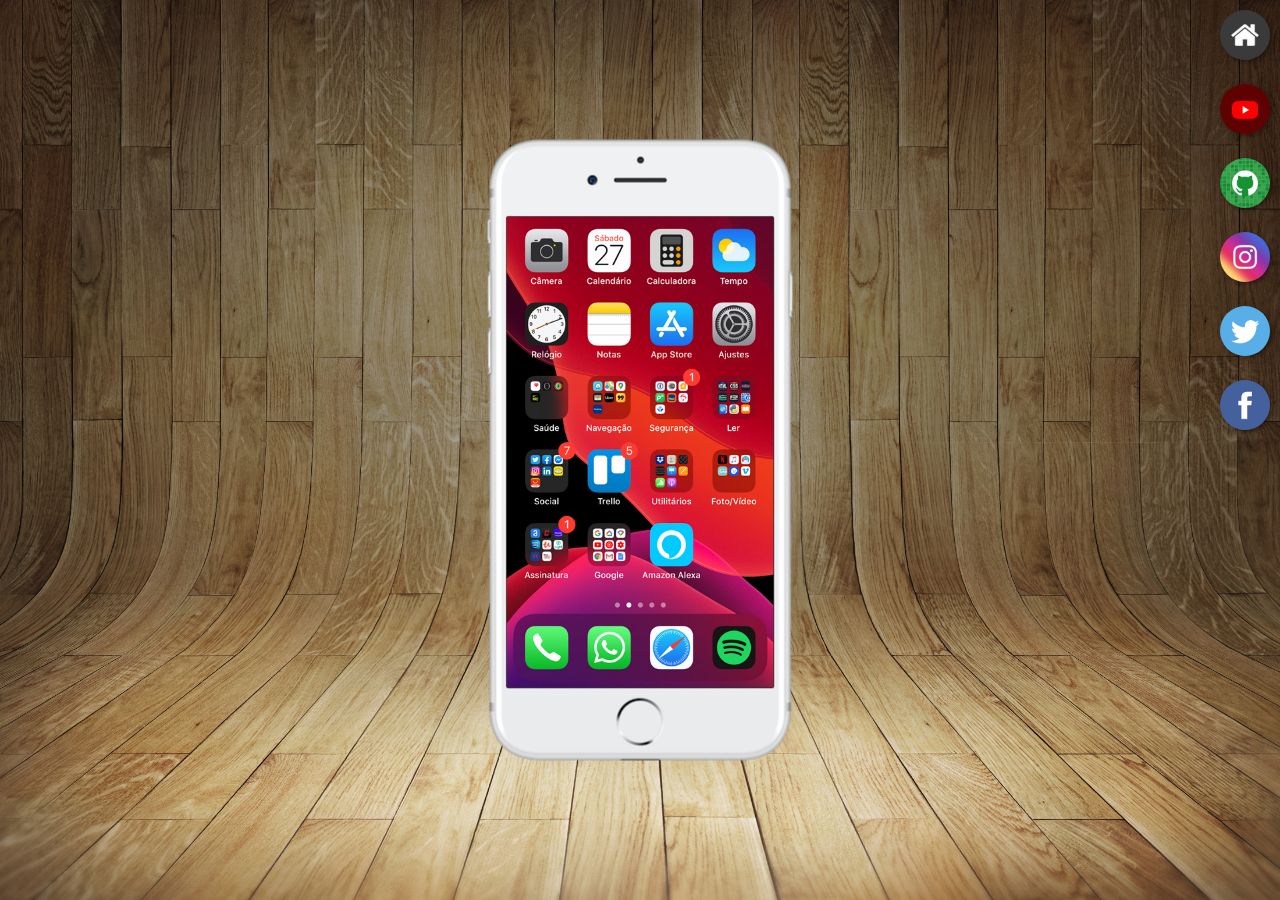
<file: index.html>
<!DOCTYPE html>
<html lang="pt-br">
<head>
    <meta charset="UTF-8">
    <meta http-equiv="X-UA-Compatible" content="IE=edge">
    <meta name="viewport" content="width=device-width, initial-scale=1.0">
    <link rel="stylesheet" href="styles/style.css">
    <title>Projeto Redes Sociais</title>
</head>
<body>
    <main>
        <section id="telefone">
            <iframe src="home.html" name="tela" id="tela" frameborder="0">
                Seu navegador não é compatível com isso.
            </iframe>
        </section>
        <section id="redes-sociais">
            <a href="home.html" target="tela"><img src="imagens/logo-home.jpg" alt="Home"></a><br>
            <a href="youtube.html" target="tela"><img src="imagens/logo-youtube.jpg" alt="YouTube"></a><br>
            <a href="github.html" target="tela"><img src="imagens/logo-github.jpg" alt="GitHub"></a><br>
            <a href="instagram.html" target="tela"><img src="imagens/logo-instagram.jpg" alt="Instagram"></a><br>
            <a href="twitter.html" target="tela"><img src="imagens/logo-twitter.jpg" alt="Twitter"></a><br>
            <a href="facebook.html" target="tela"><img src="imagens/logo-facebook.jpg" alt="Facebook"></a><br>
        </section>
    </main>
</body>
</html>
</file>
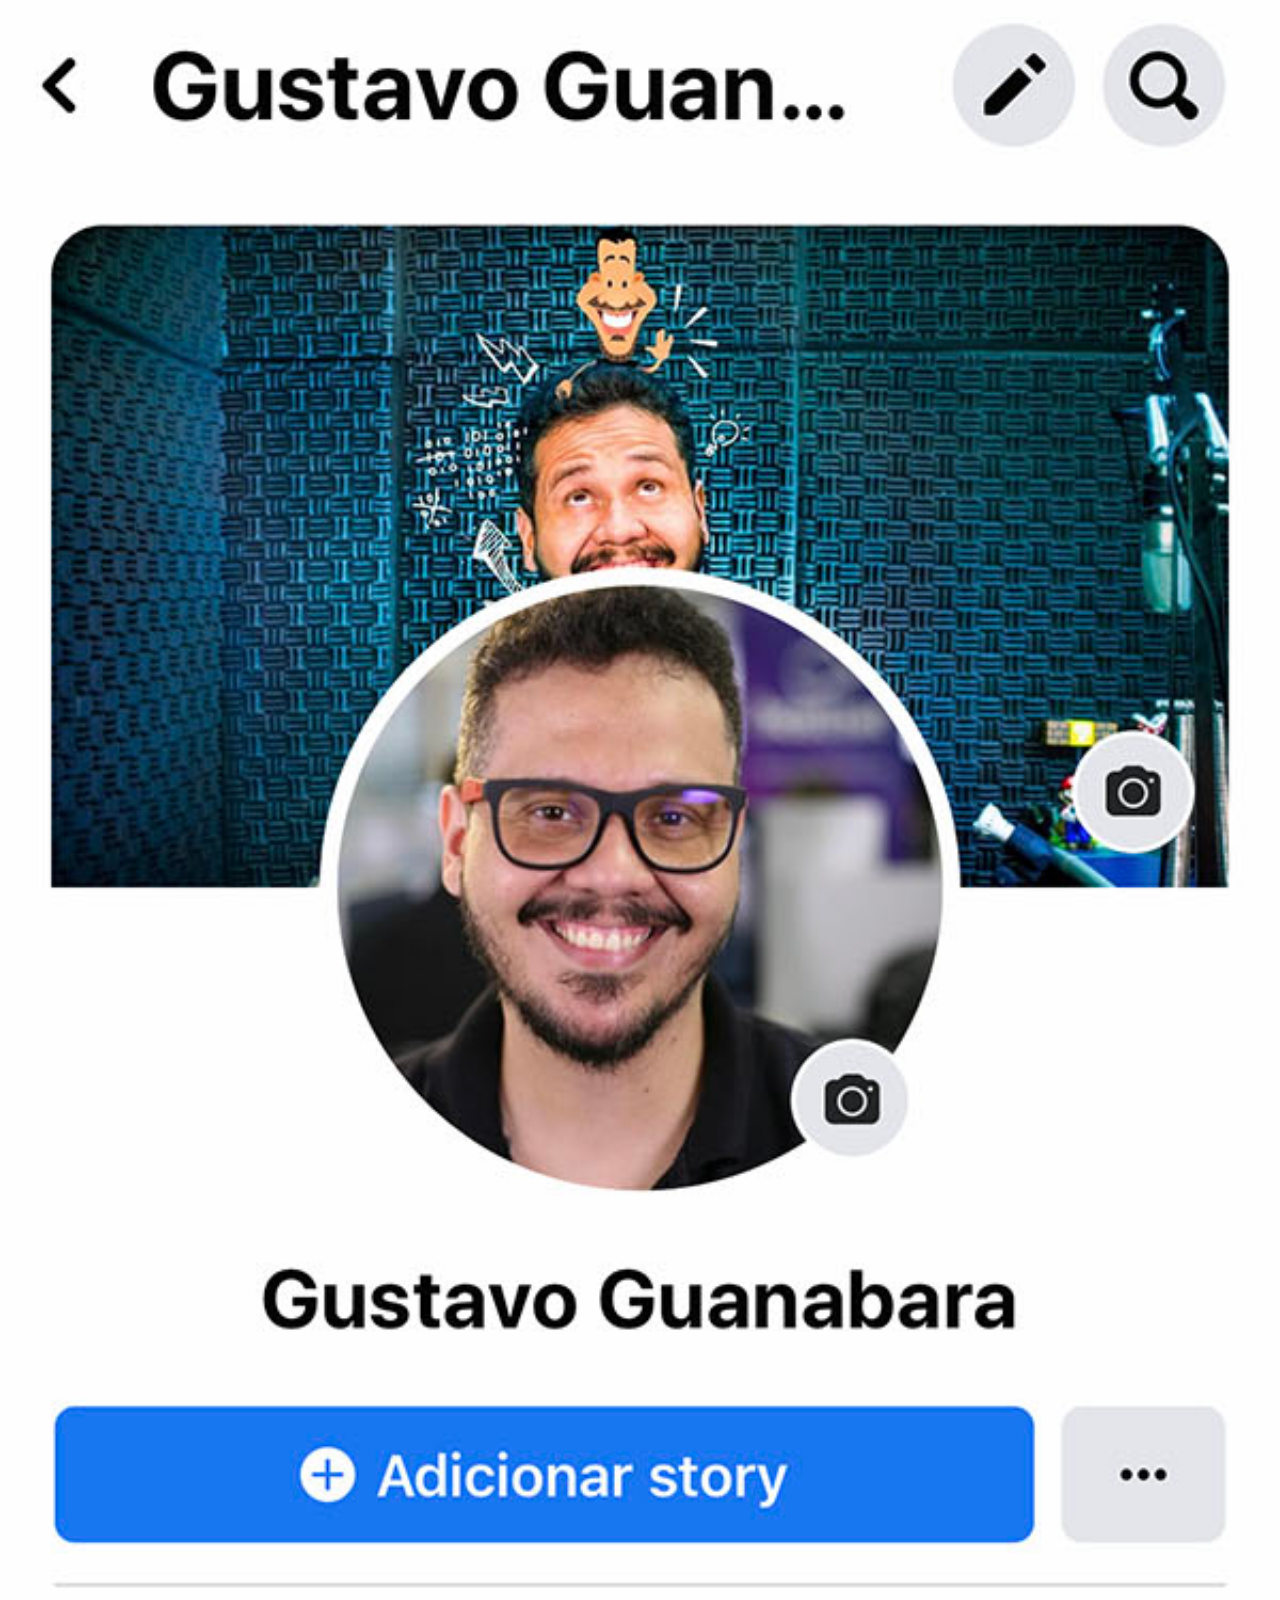
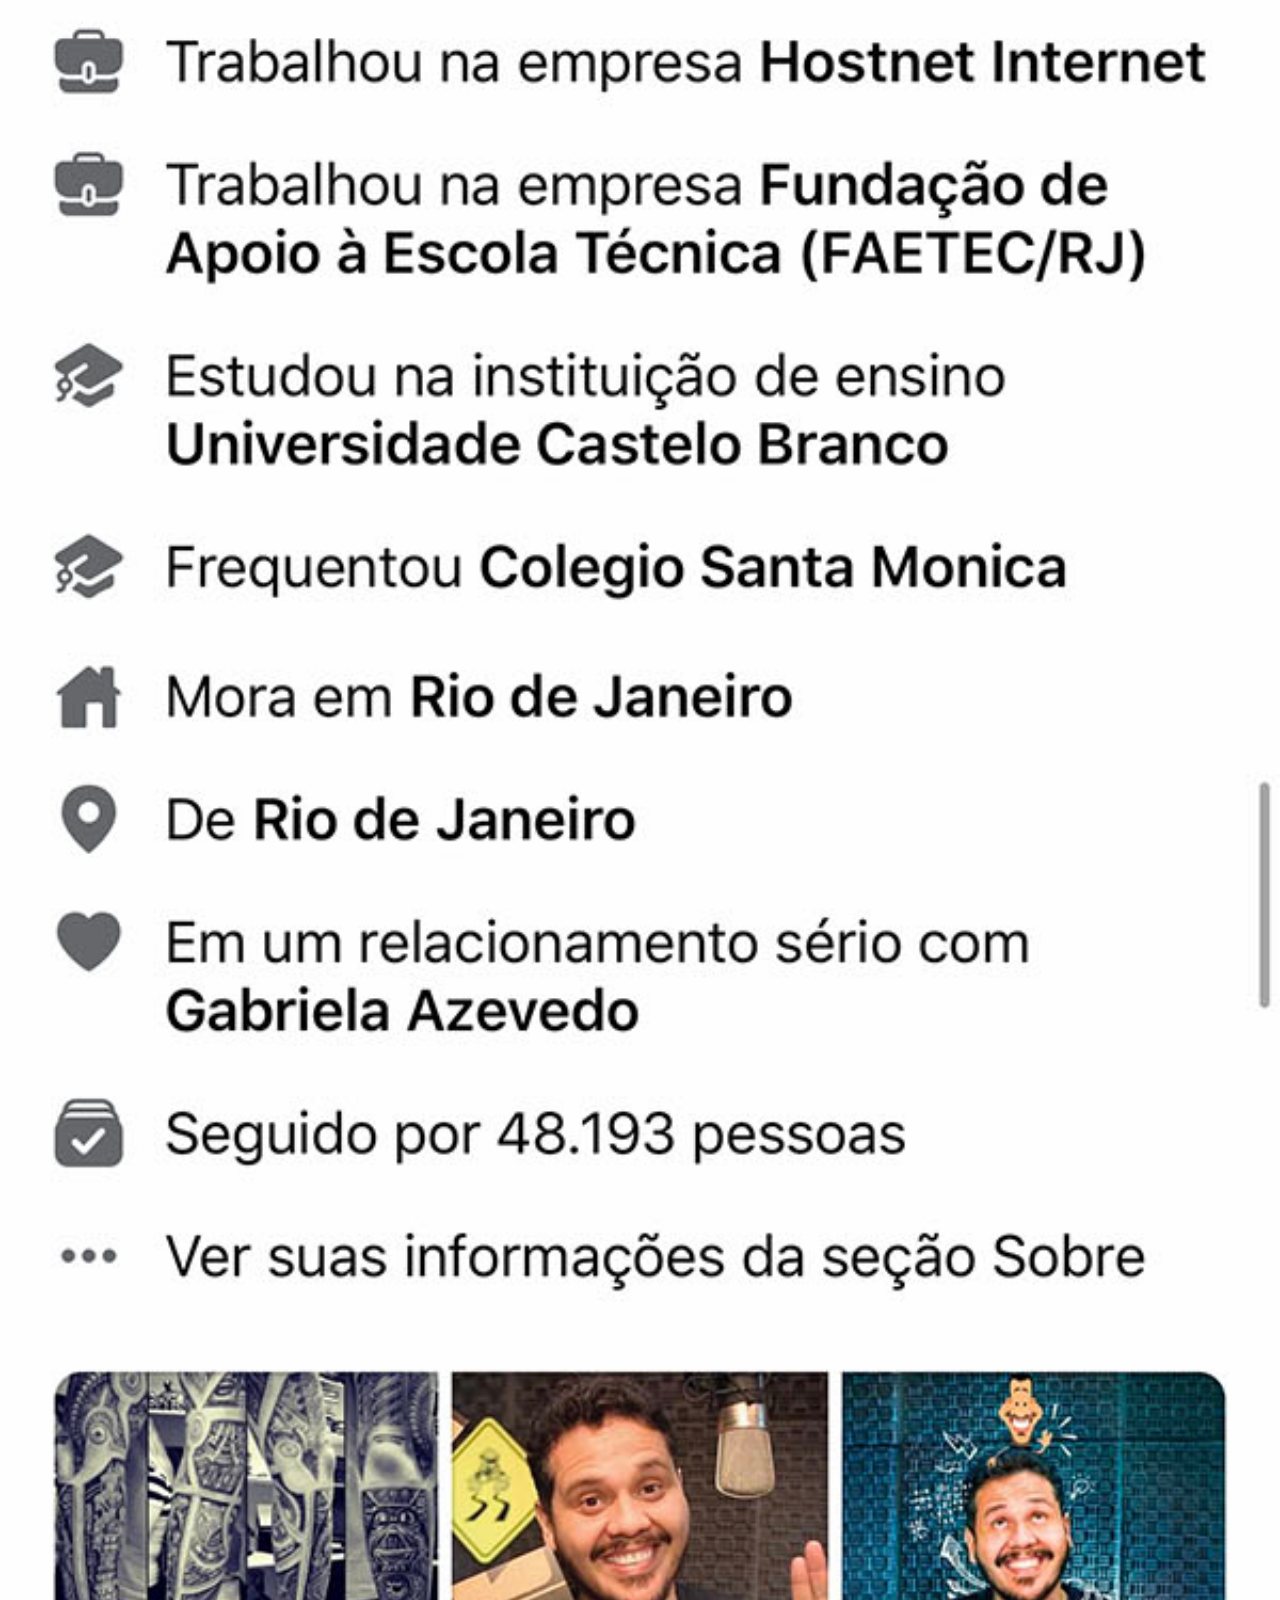
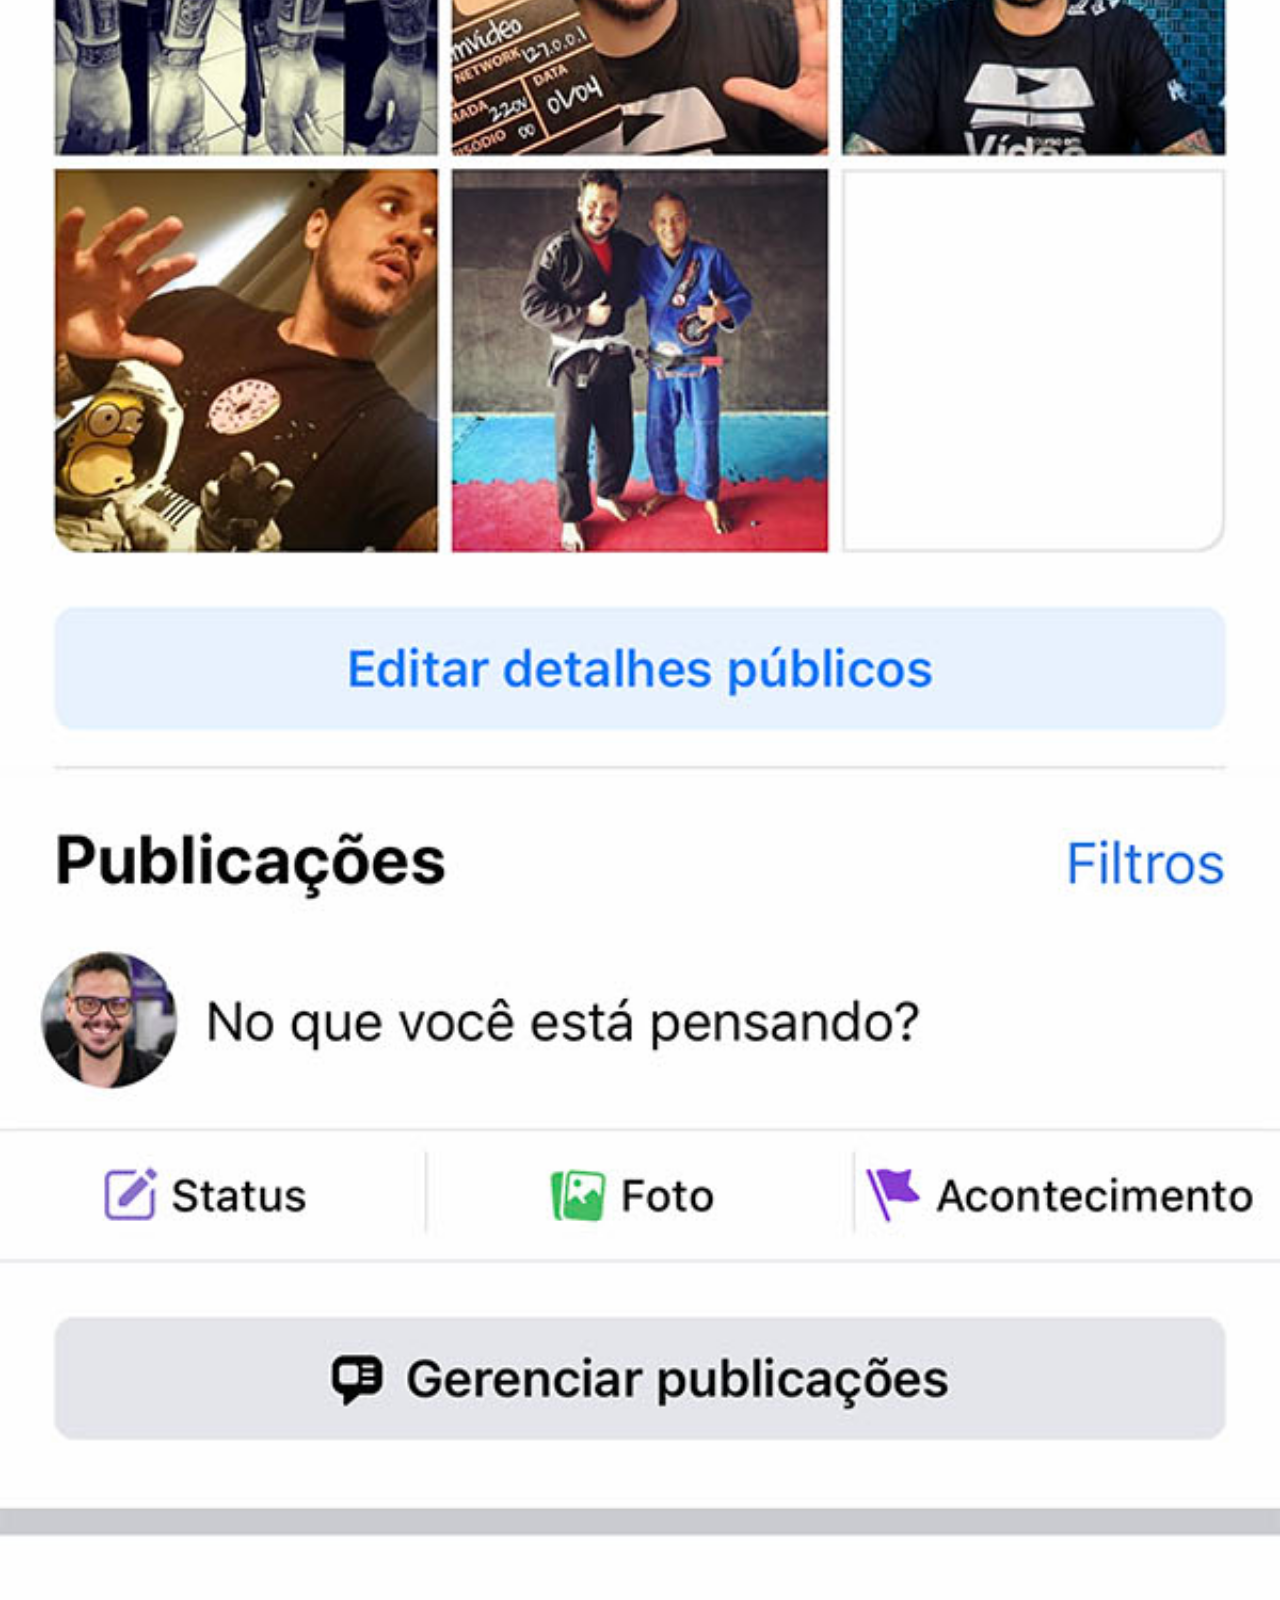
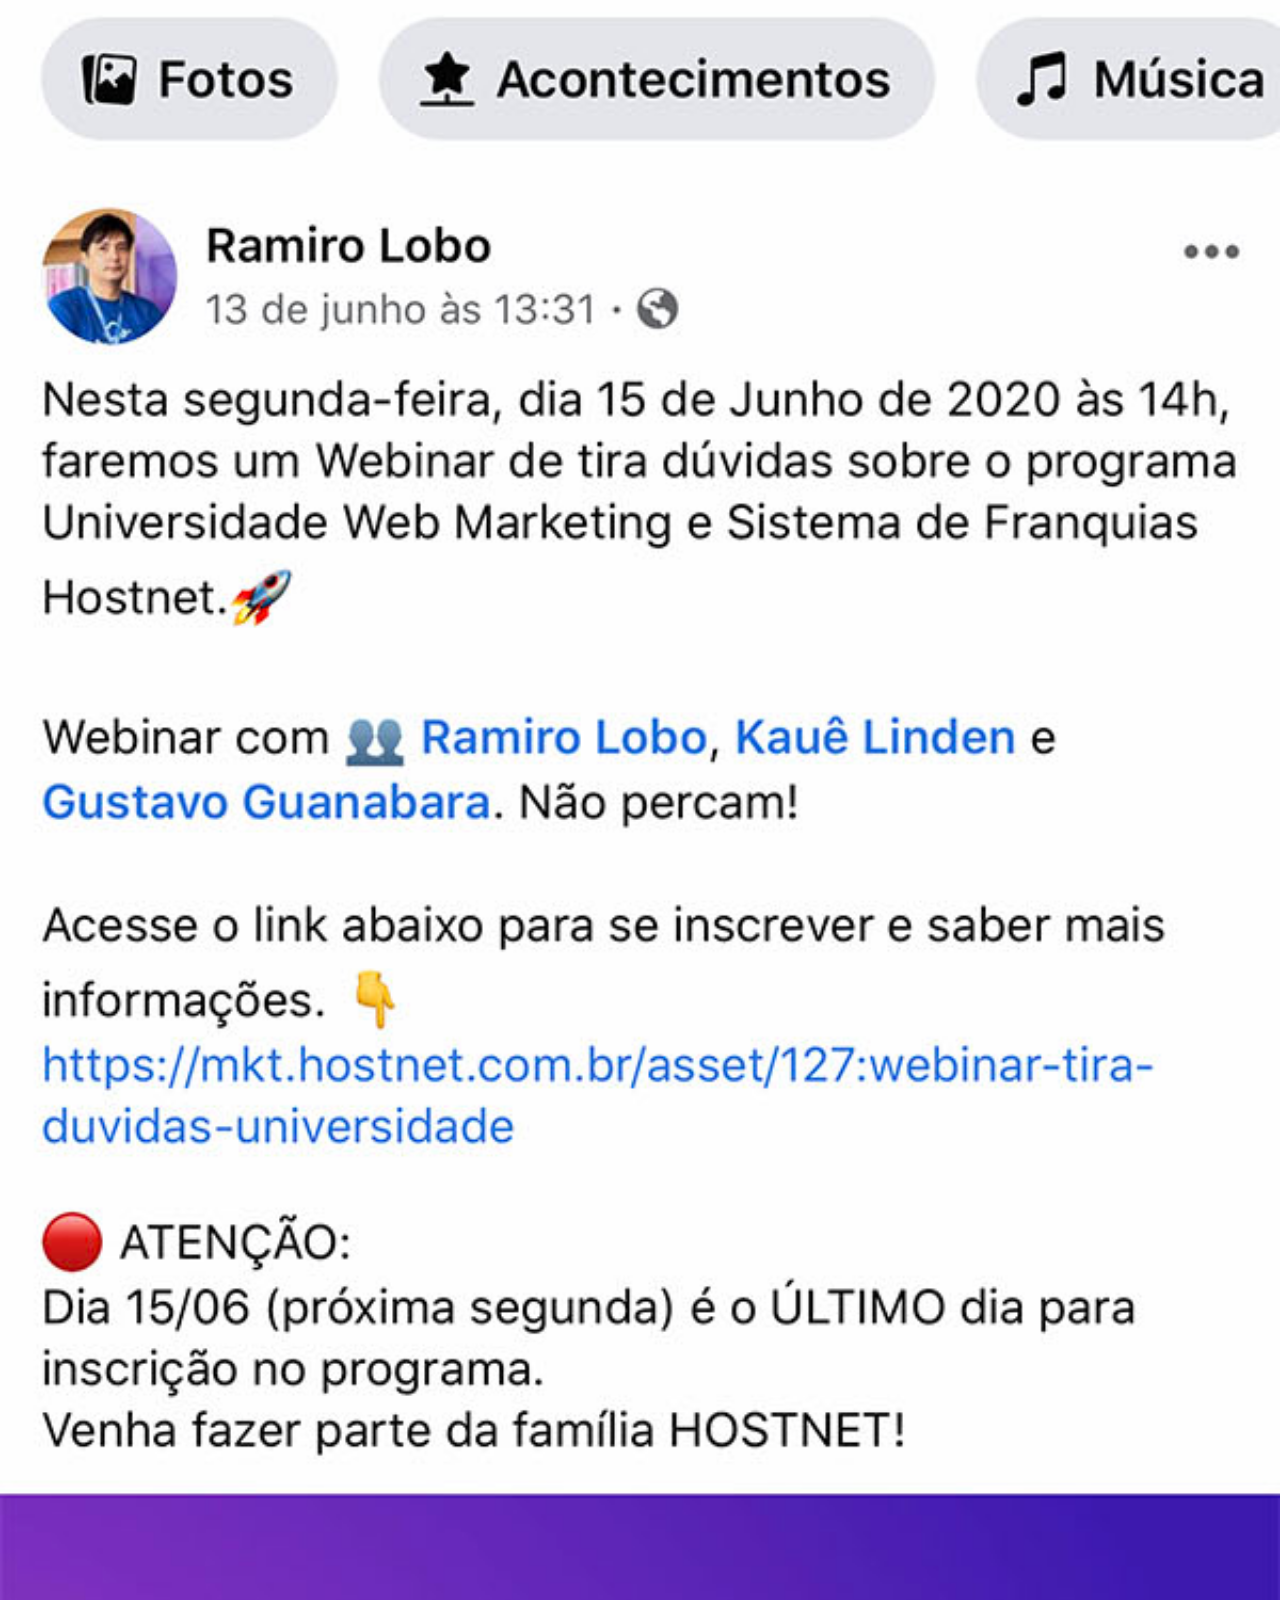
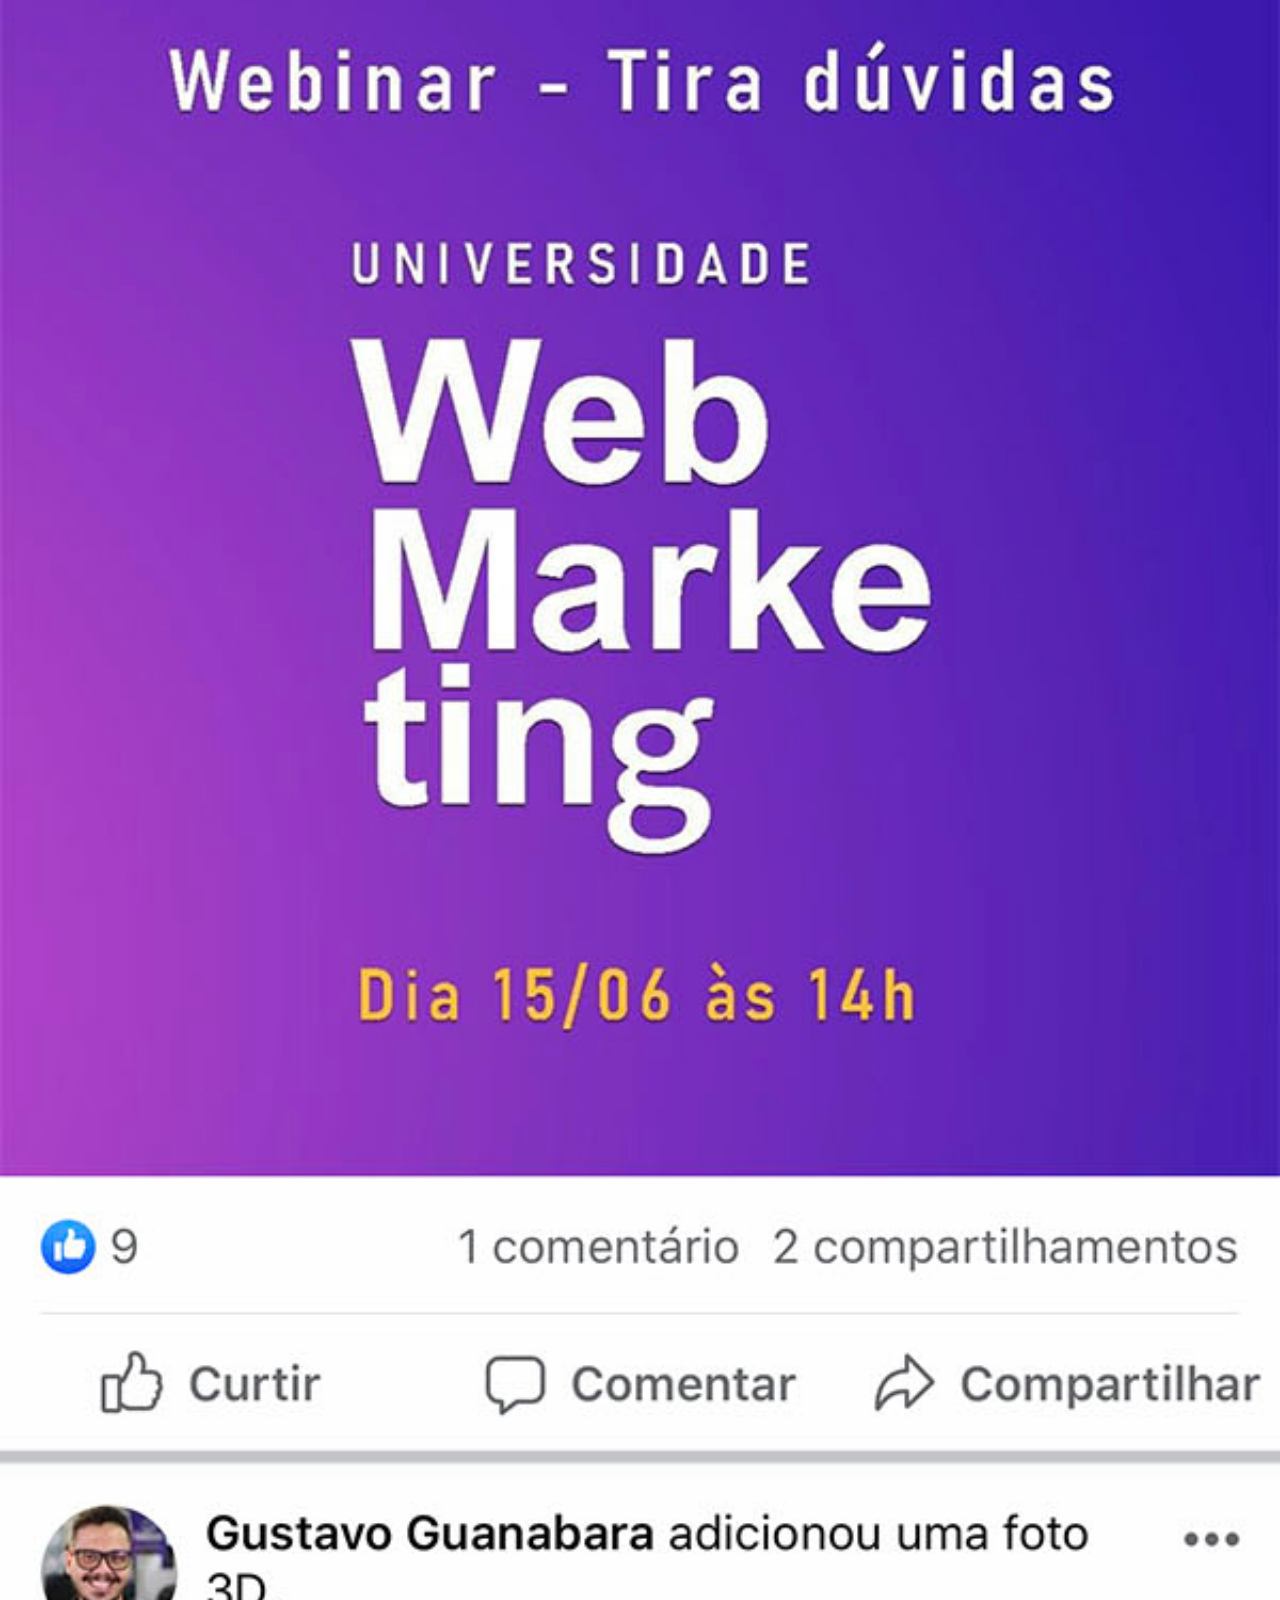
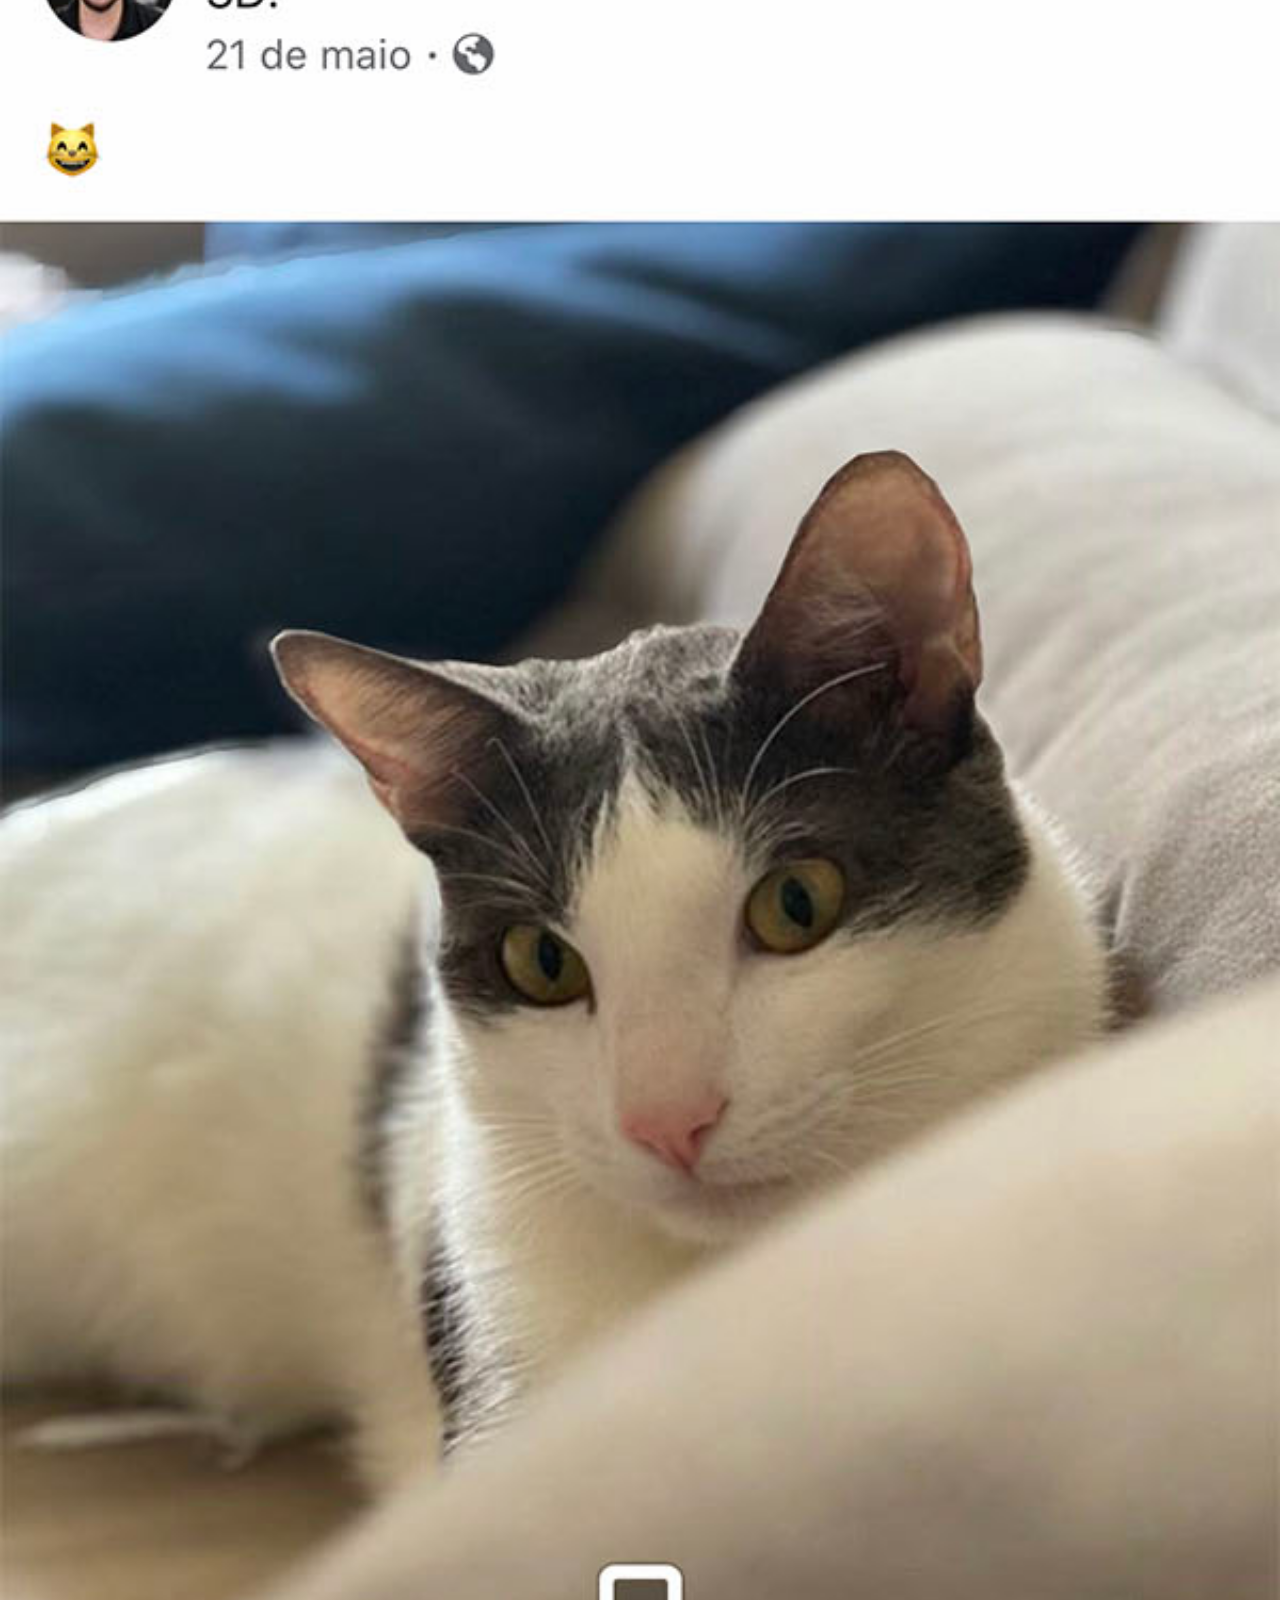
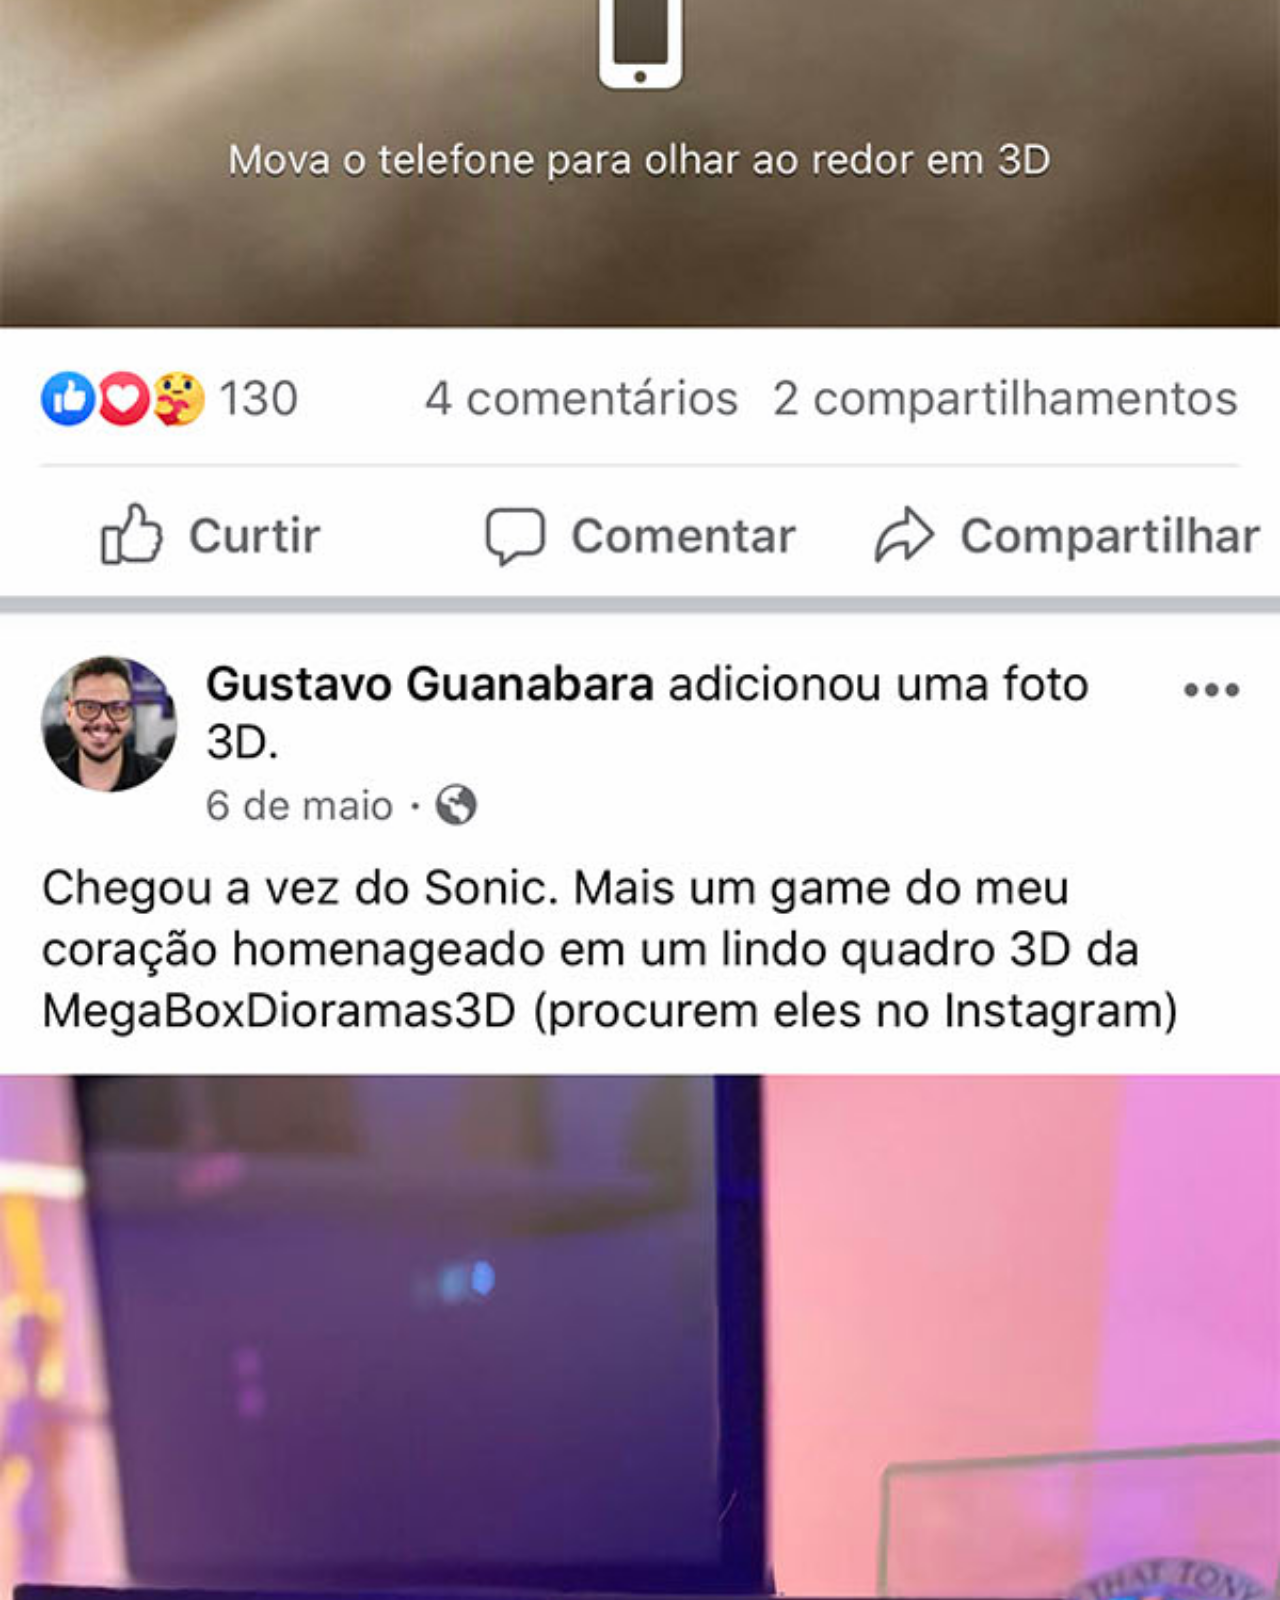
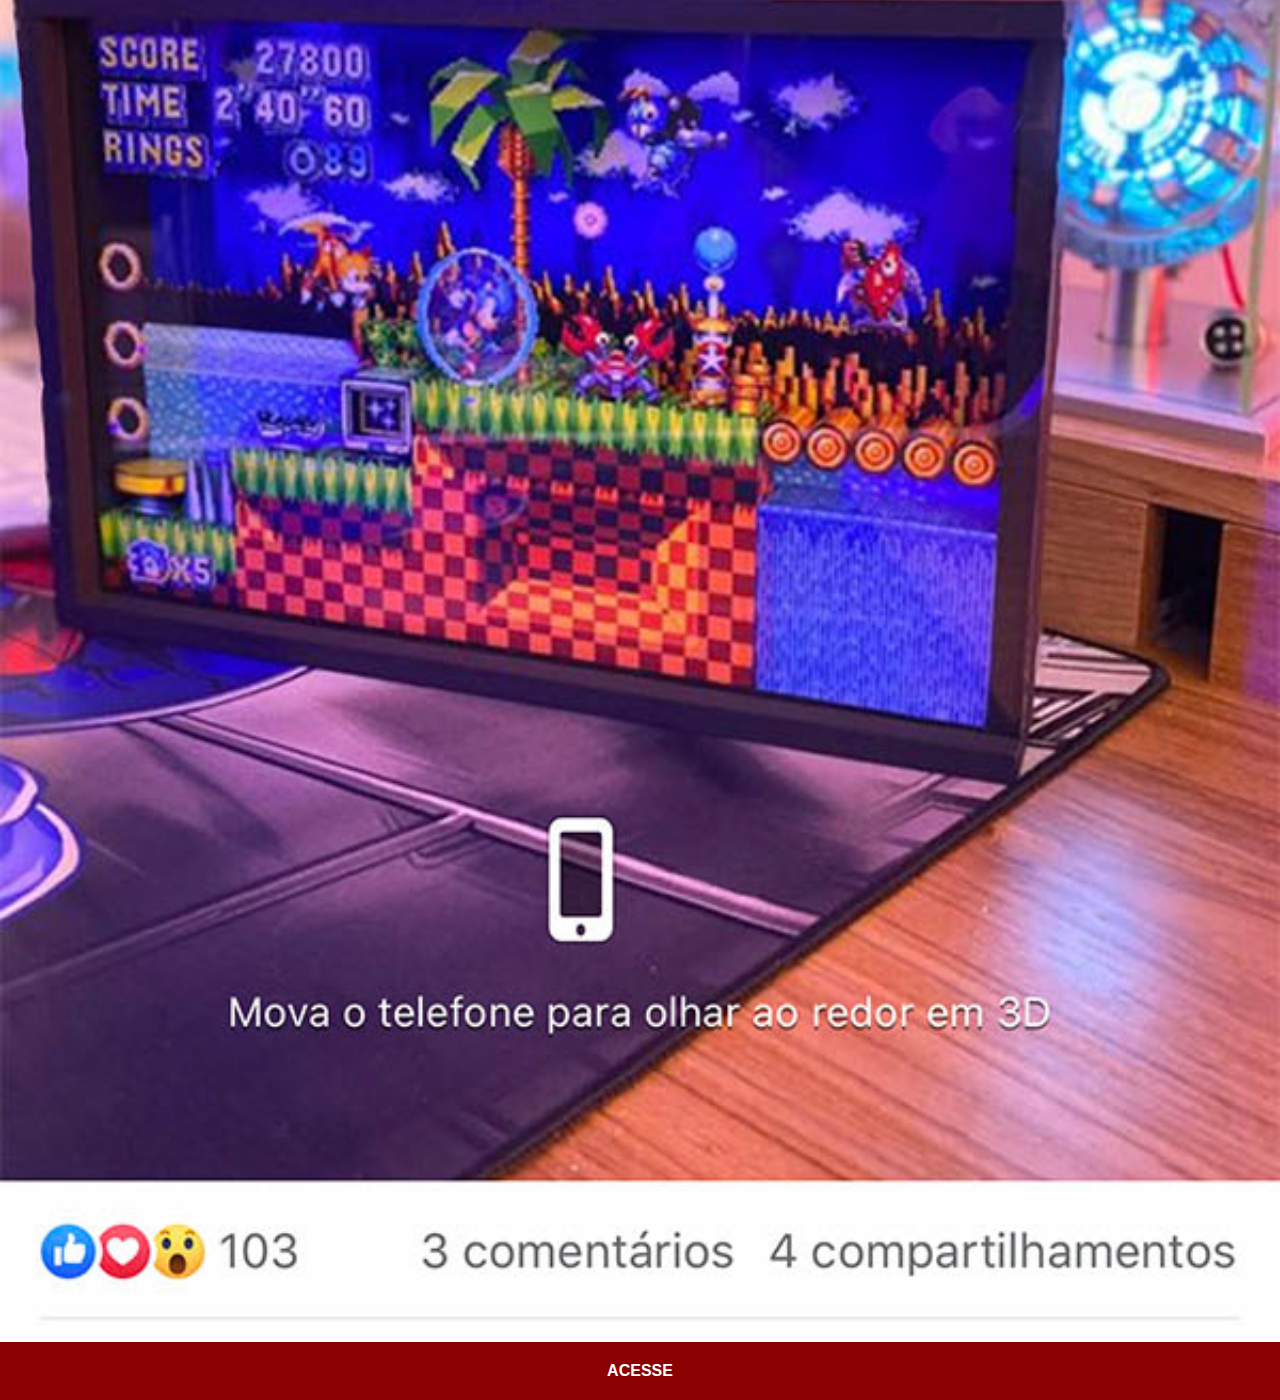
<file: facebook.html>
<!DOCTYPE html>
<html lang="pt-br">
<head>
    <meta charset="UTF-8">
    <meta http-equiv="X-UA-Compatible" content="IE=edge">
    <meta name="viewport" content="width=device-width, initial-scale=1.0">
    <title>Facebook</title>
    <link rel="stylesheet" href="styles/social.css">
</head>
<body>
    <img src="imagens/tela-facebook.jpg" alt="Tela do Facebook">
    <a href="https://www.facebook.com" target="_blank">ACESSE</a>
</body>
</html>
</file>
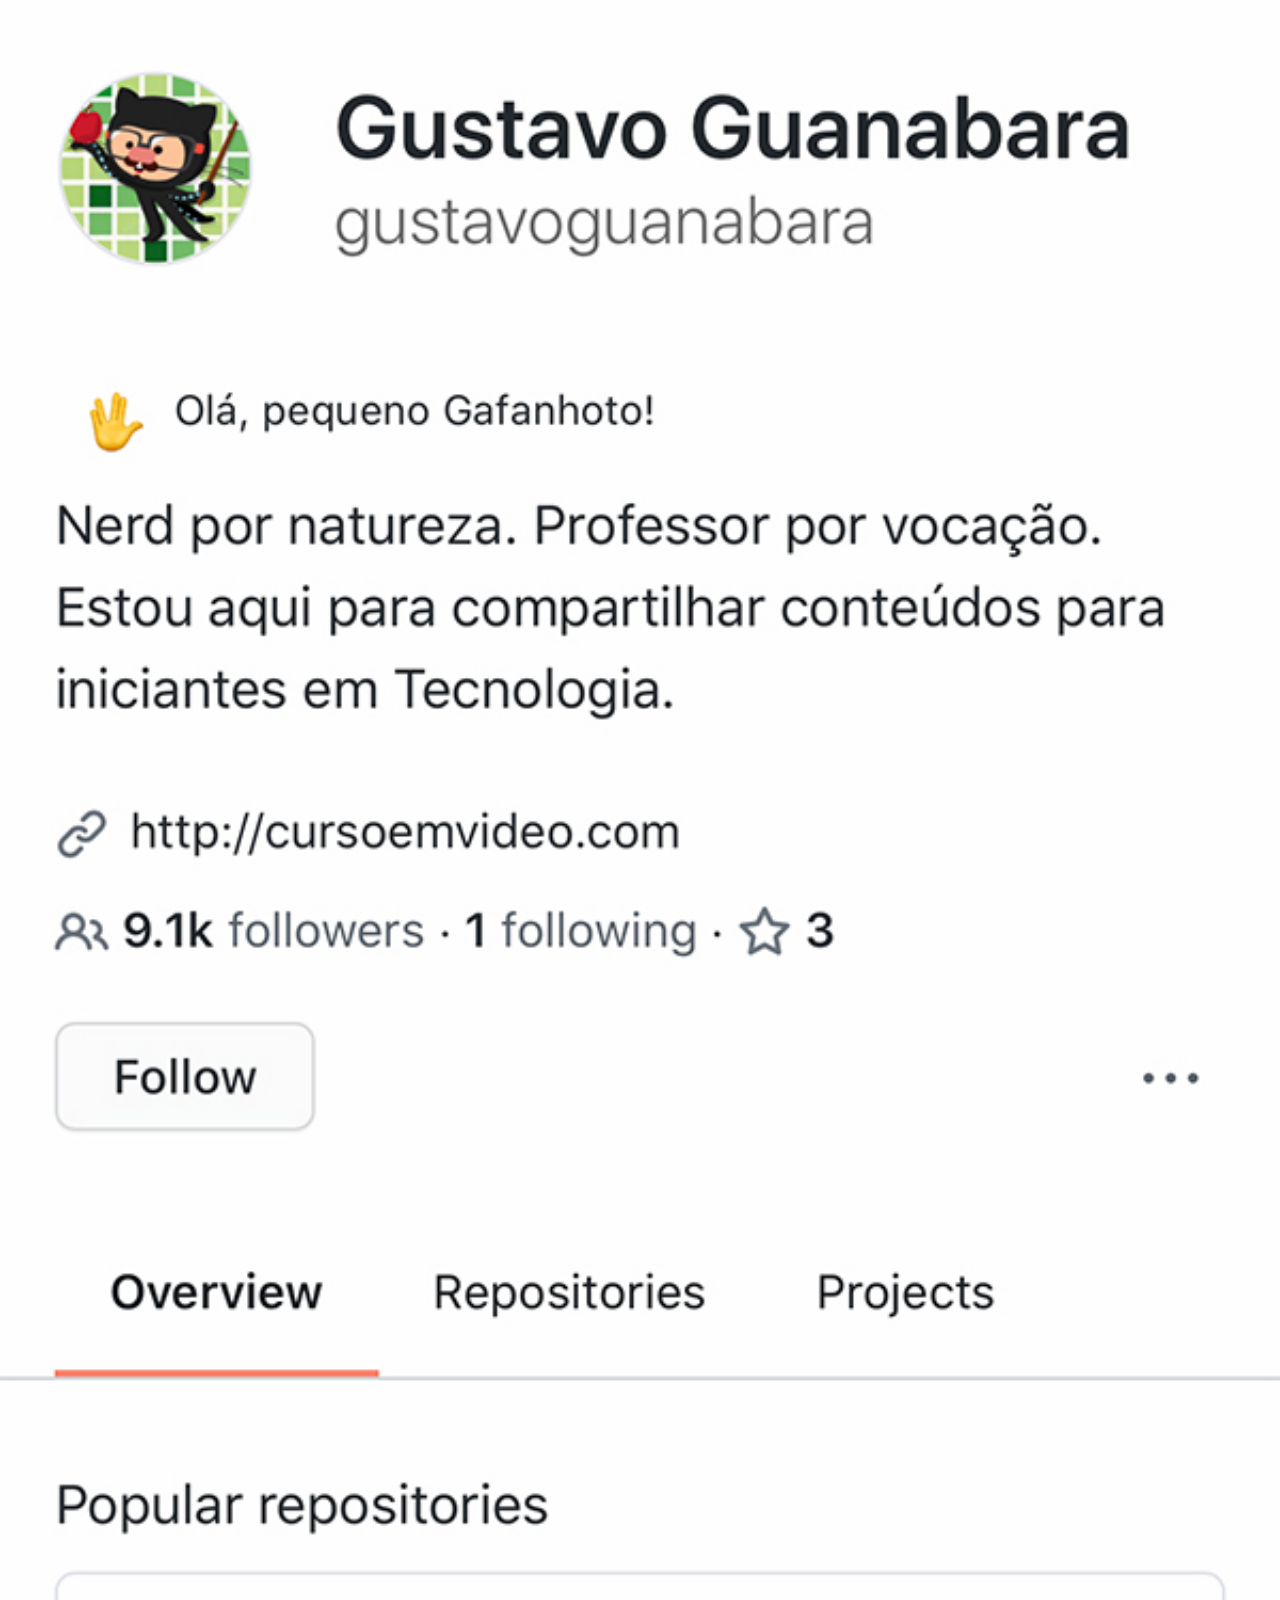
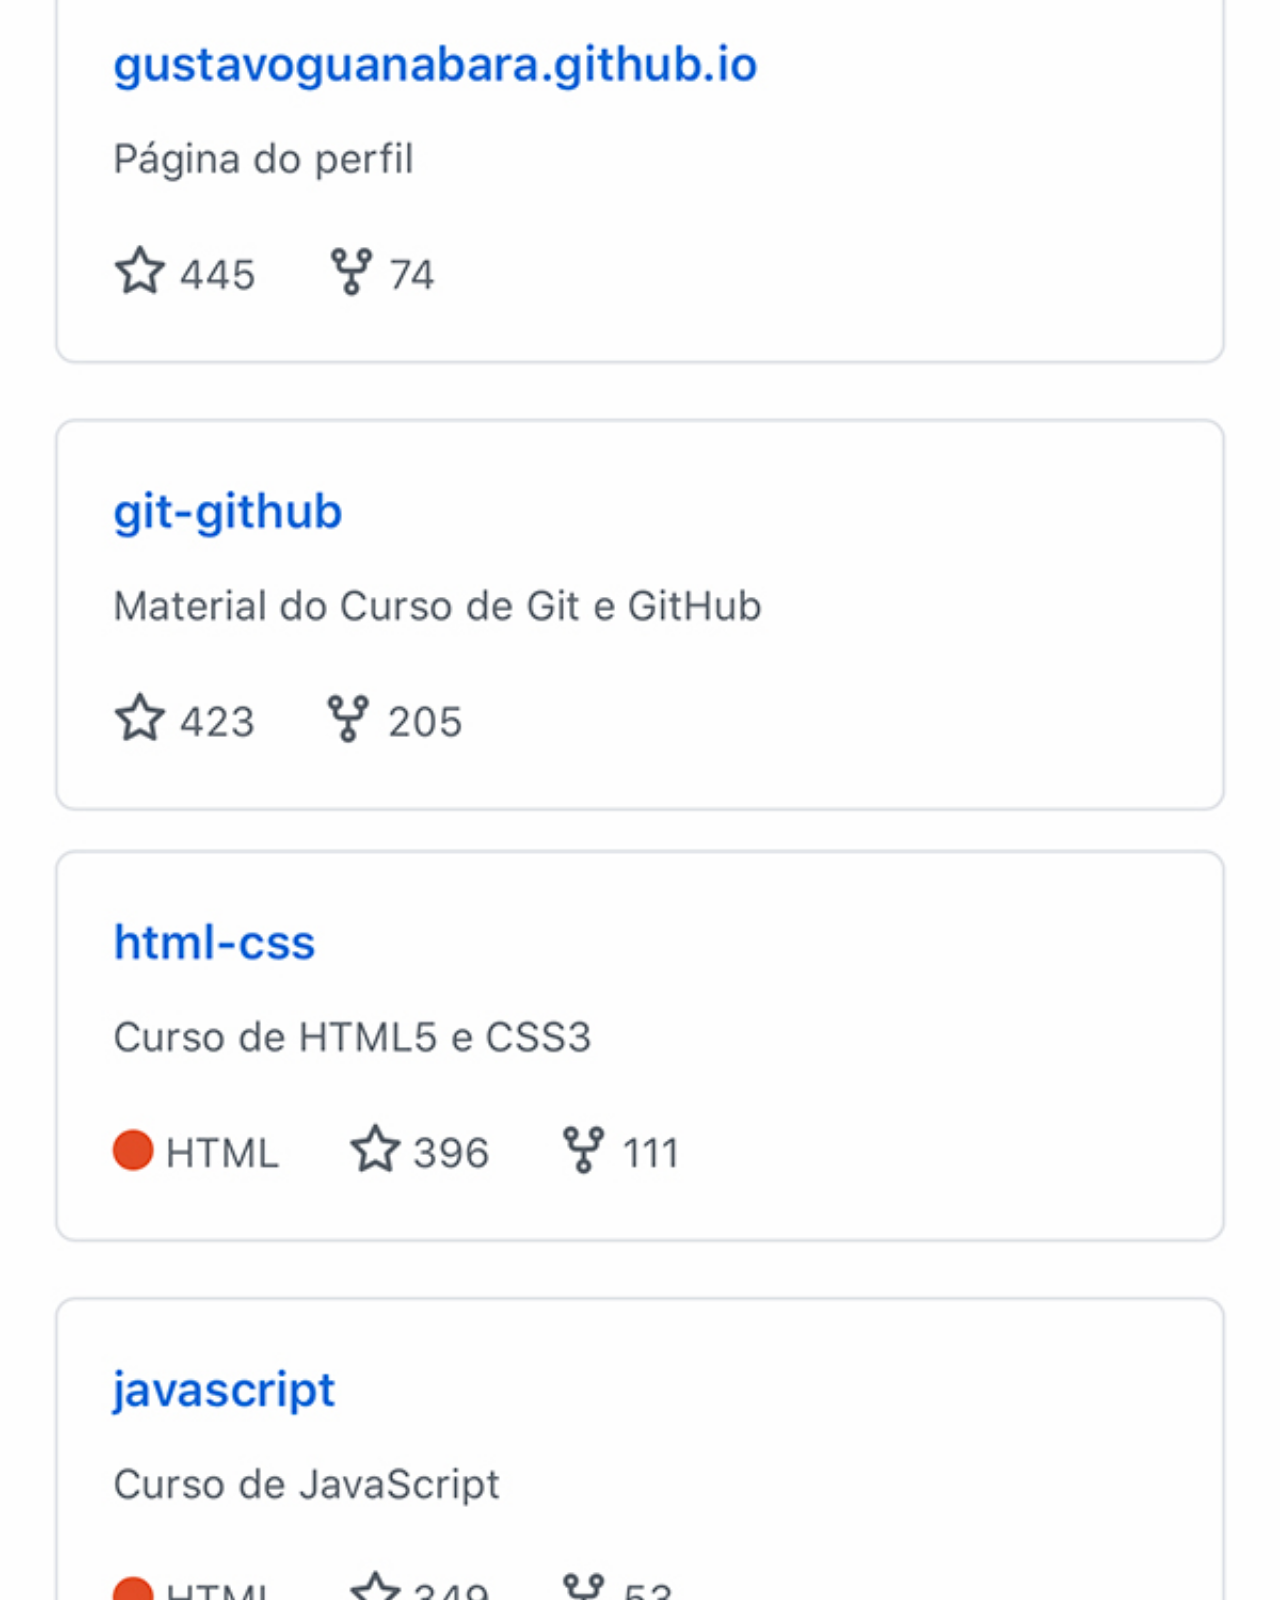
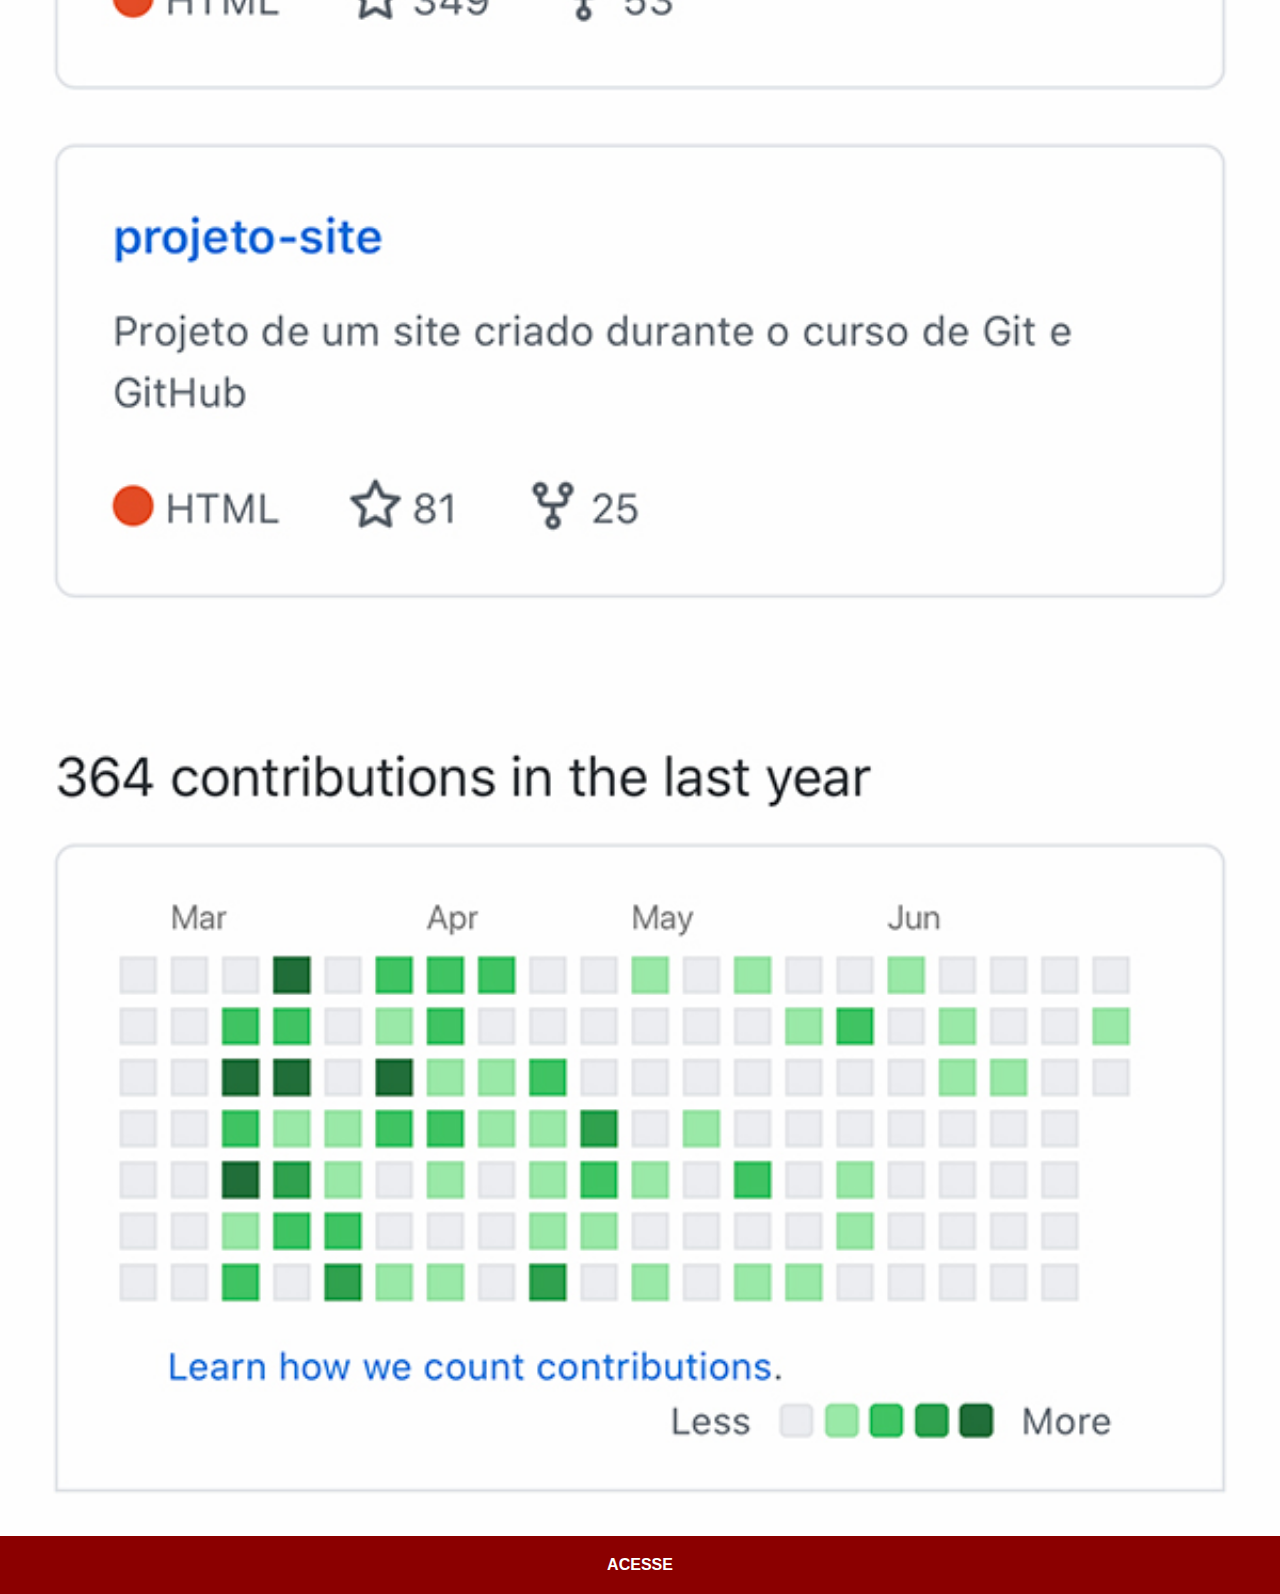
<file: github.html>
<!DOCTYPE html>
<html lang="pt-br">
<head>
    <meta charset="UTF-8">
    <meta http-equiv="X-UA-Compatible" content="IE=edge">
    <meta name="viewport" content="width=device-width, initial-scale=1.0">
    <title>GitHub</title>
    <link rel="stylesheet" href="styles/social.css">
</head>
<body>
    <img src="imagens/tela-github.jpg" alt="Tela do GitHub">
    <a href="https://github.com/robert-sampaio" target="_blank">ACESSE</a>
</body>
</html>
</file>
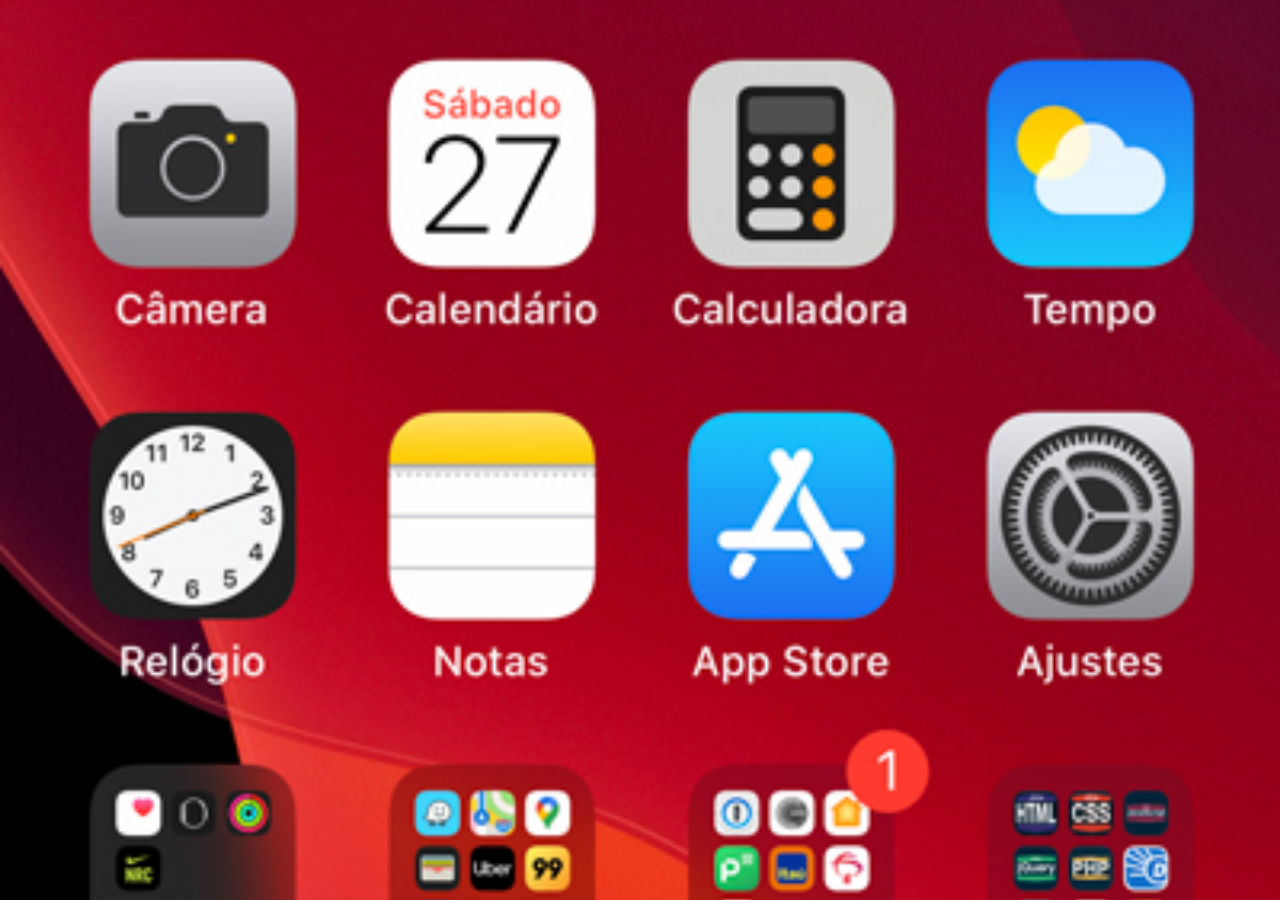
<file: home.html>
<!DOCTYPE html>
<html lang="pt-br">
<head>
    <meta charset="UTF-8">
    <meta http-equiv="X-UA-Compatible" content="IE=edge">
    <meta name="viewport" content="width=device-width, initial-scale=1.0">
    <title>Home</title>
</head>
<style>
    *{
        margin: 0px;
        padding: 0px;
    }

    body {
        width: 100vw;
        height: 100vh;
        background: black url('imagens/tela-home.jpg') no-repeat top center;
        background-size: cover;
    }
</style>
<body>
    
</body>
</html>
</file>
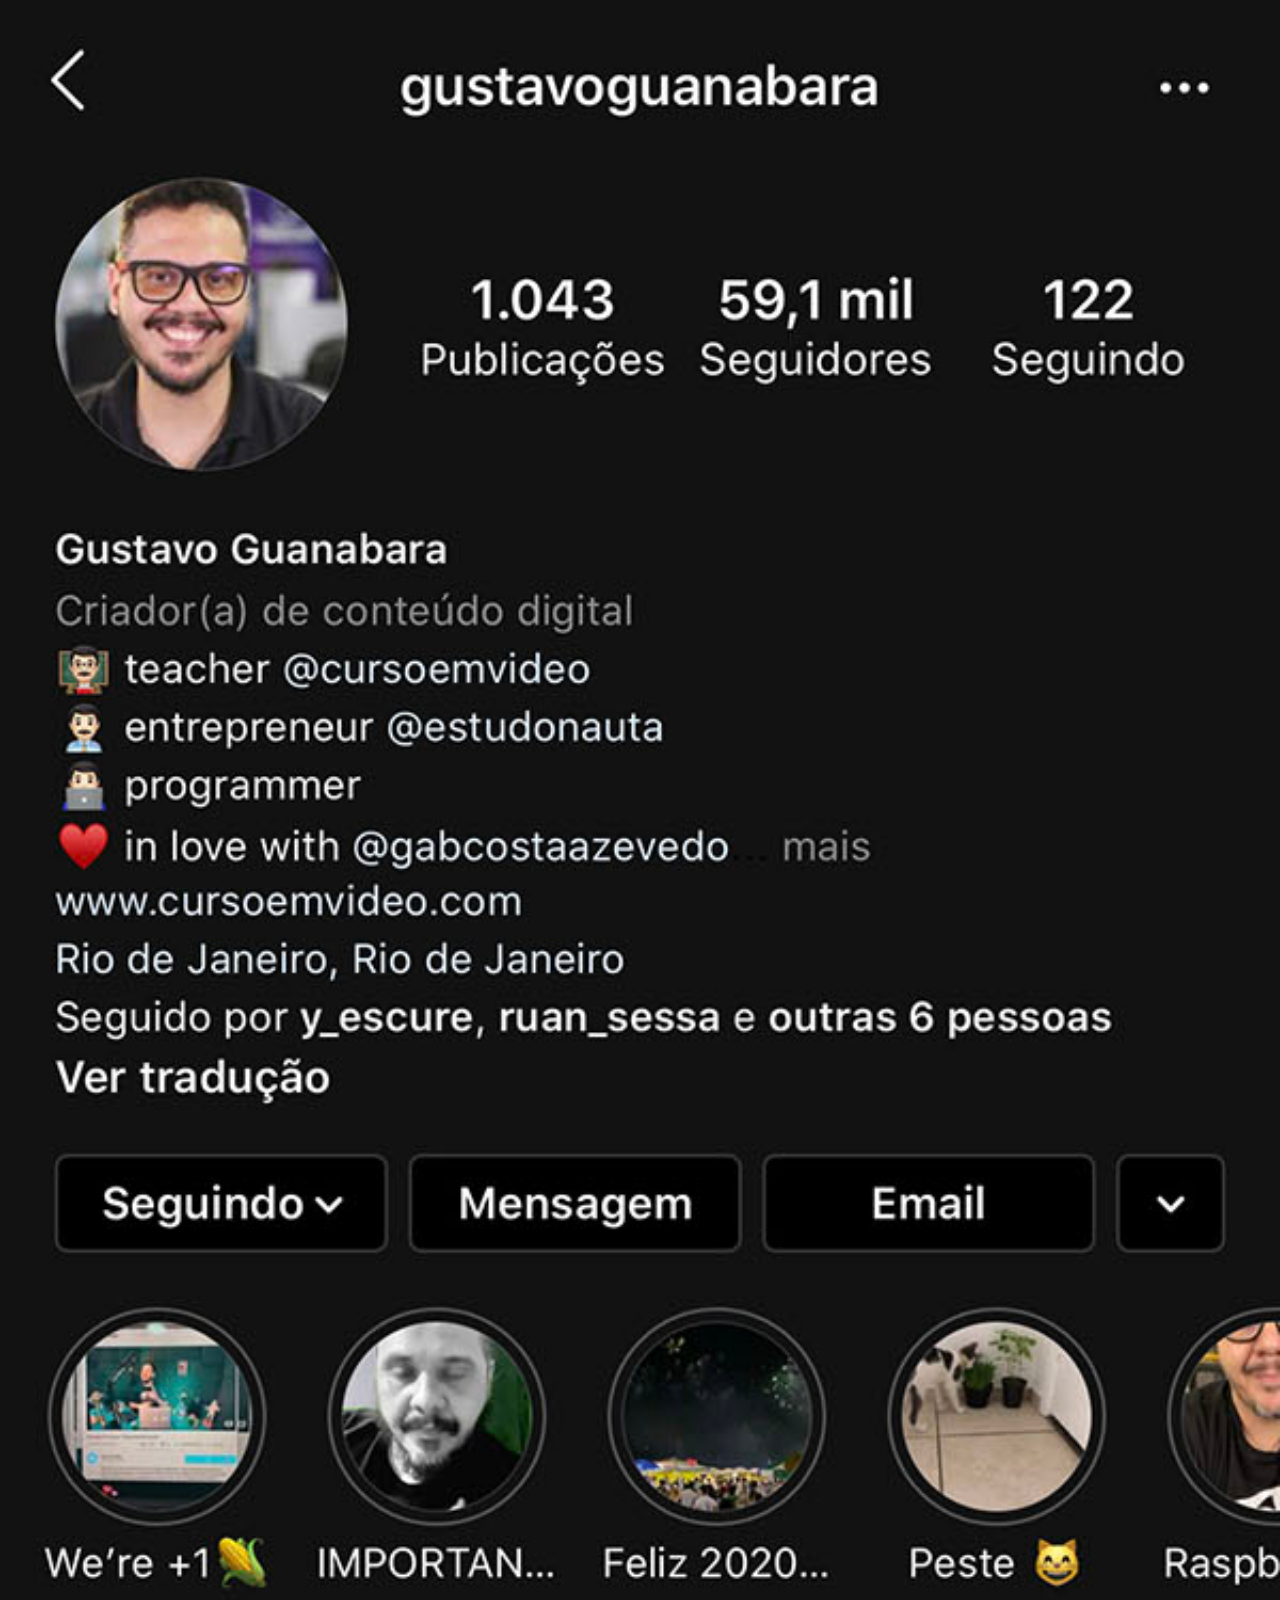
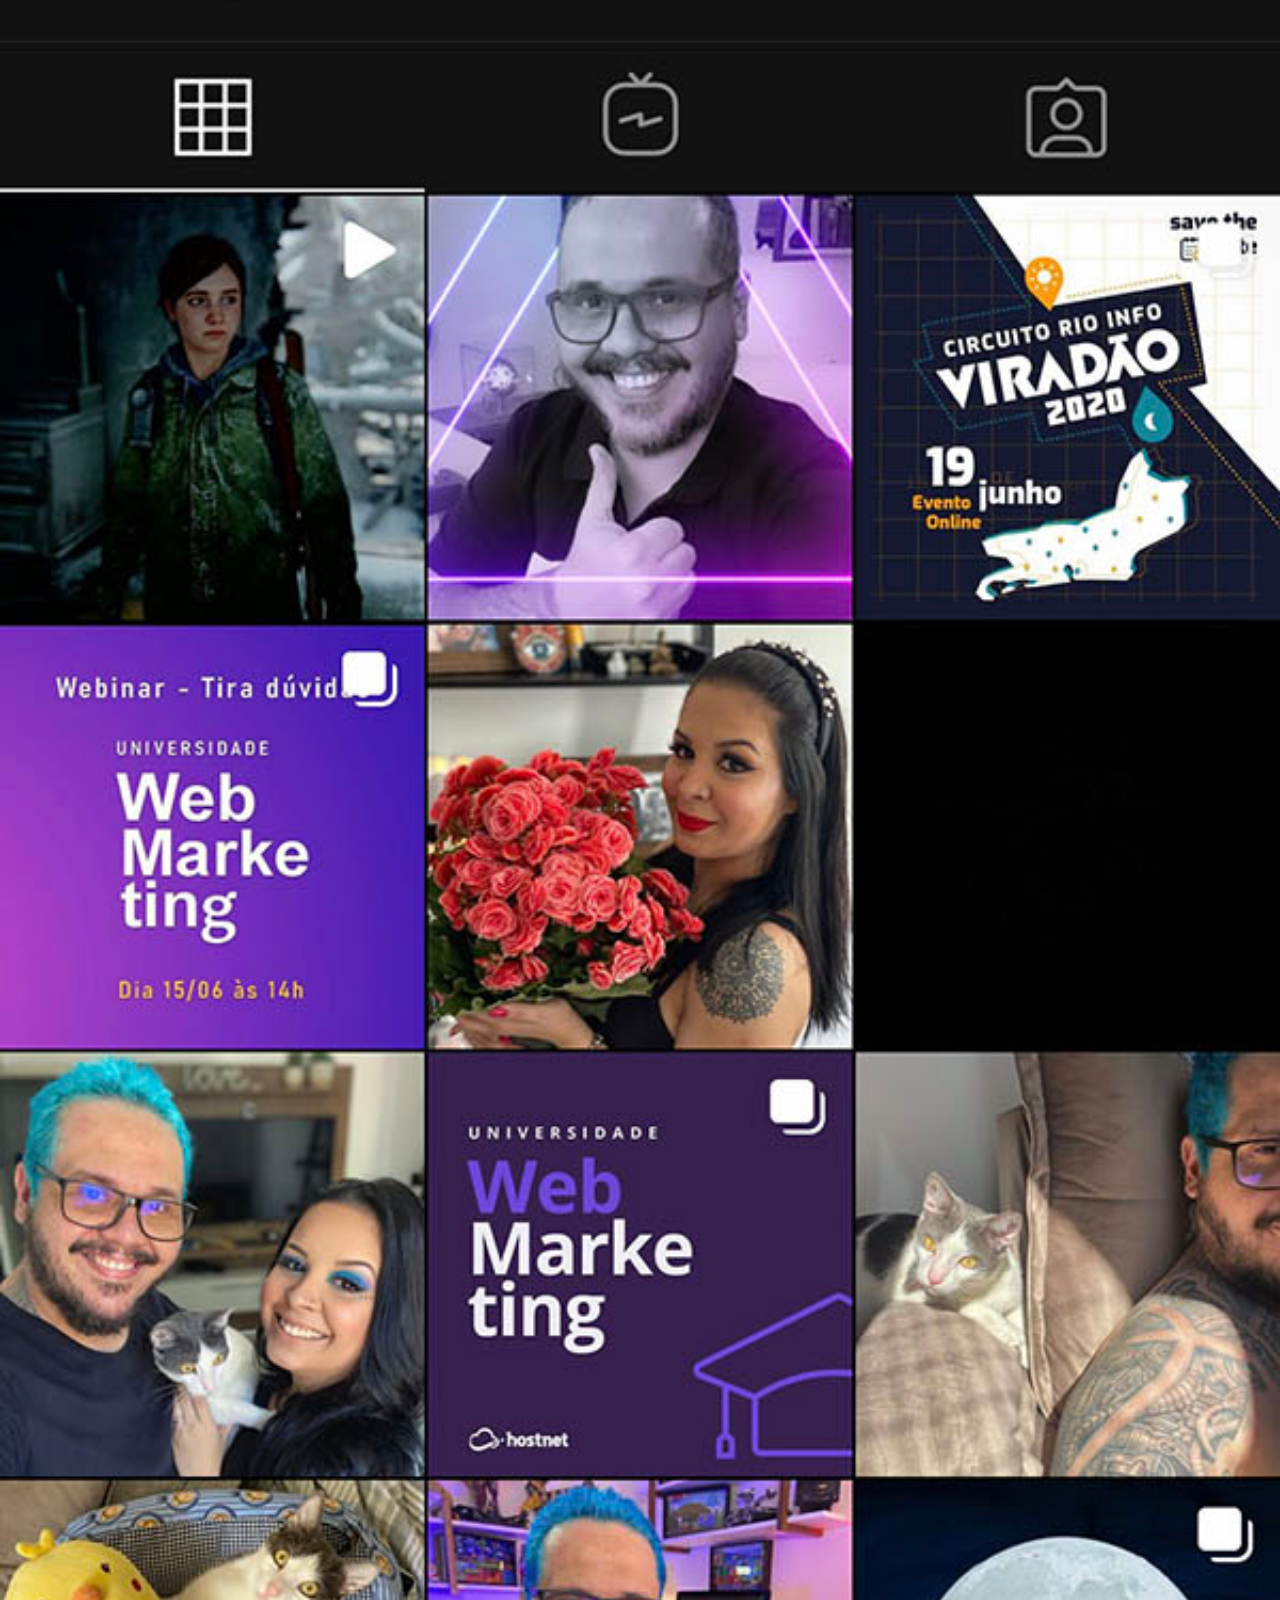
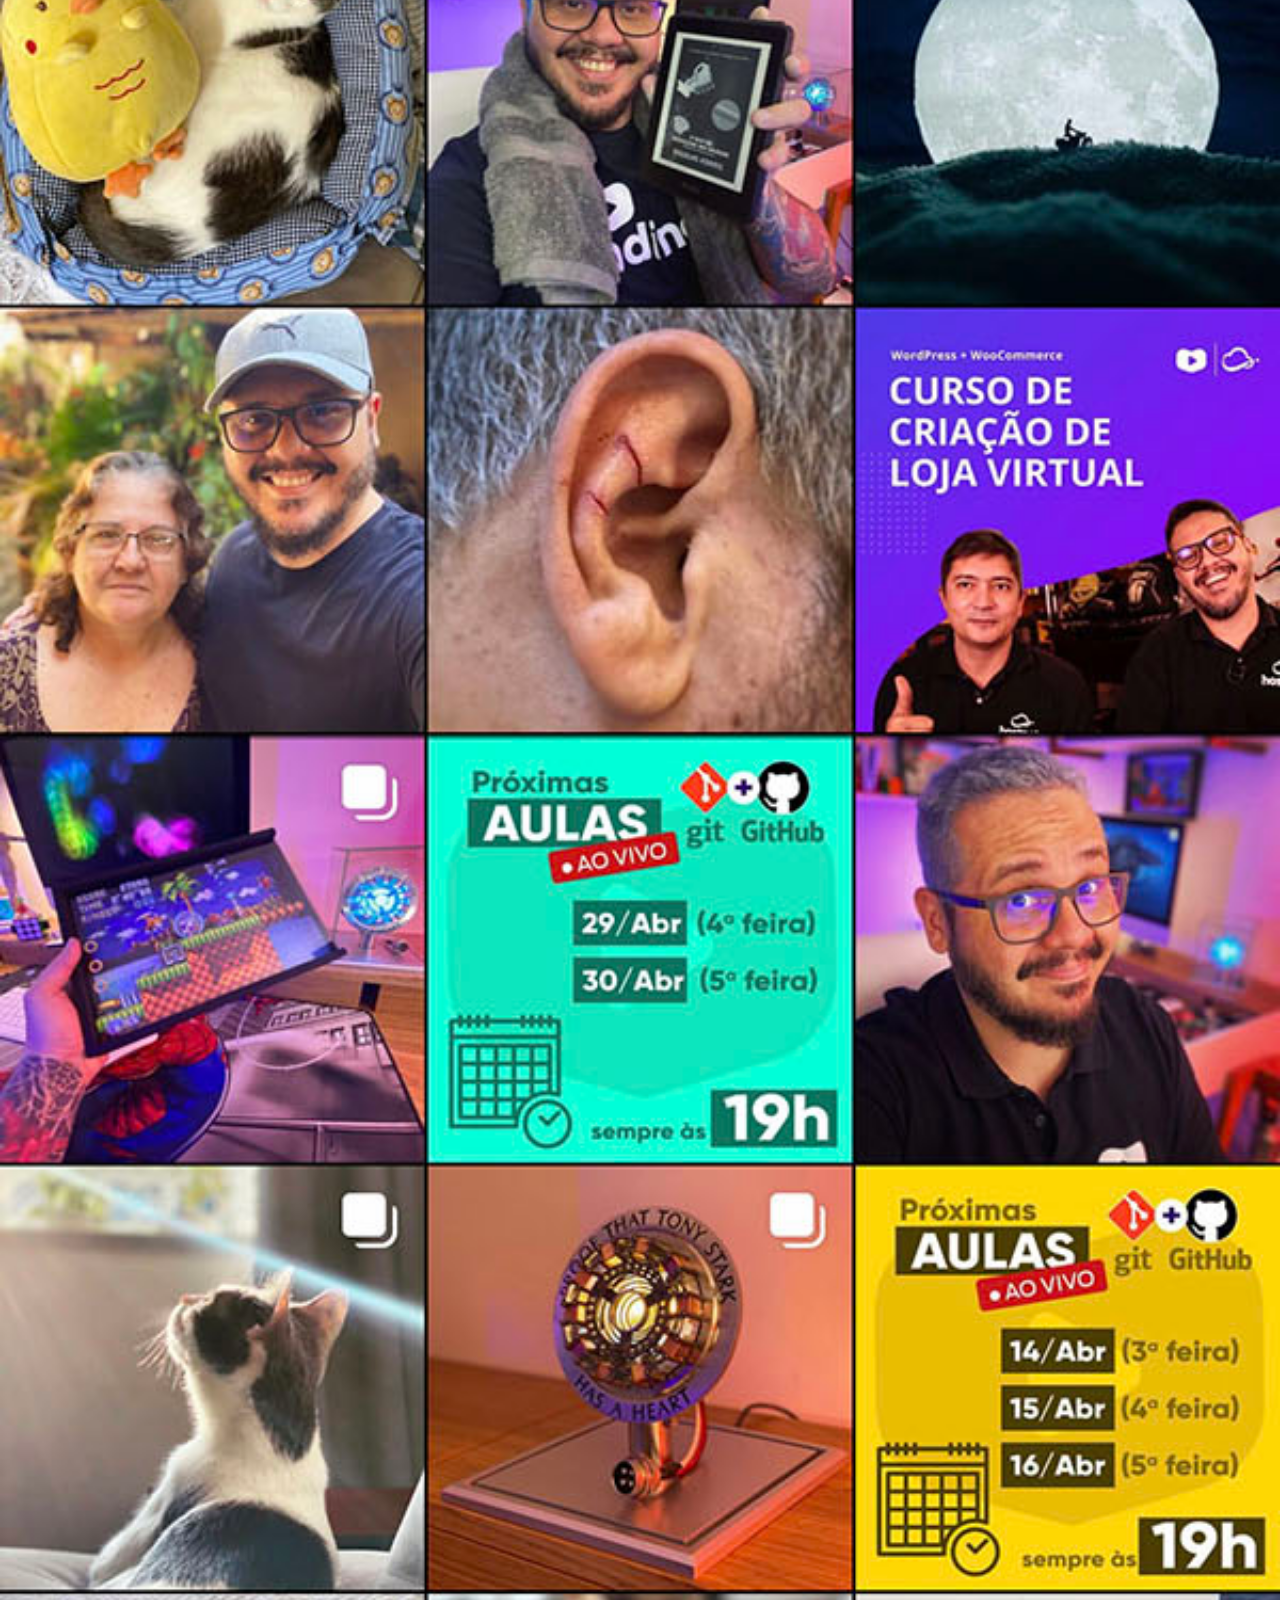
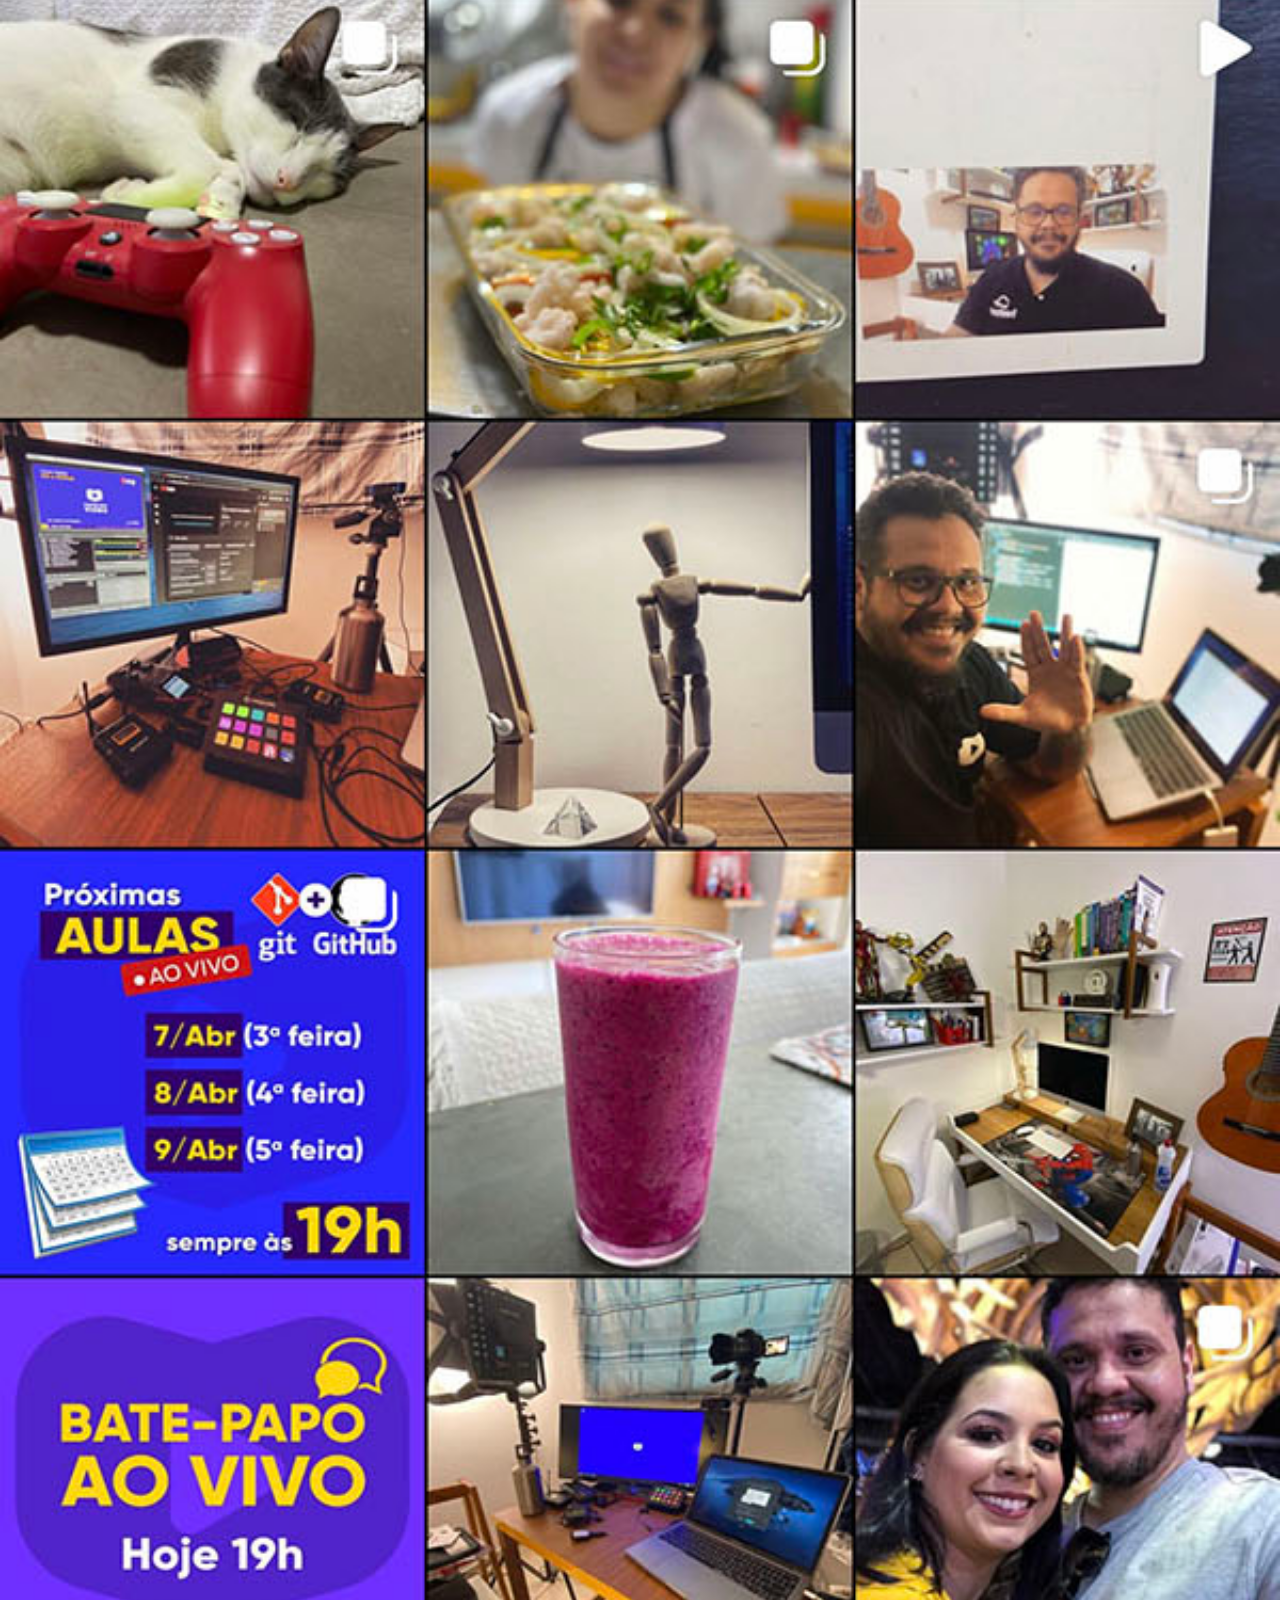
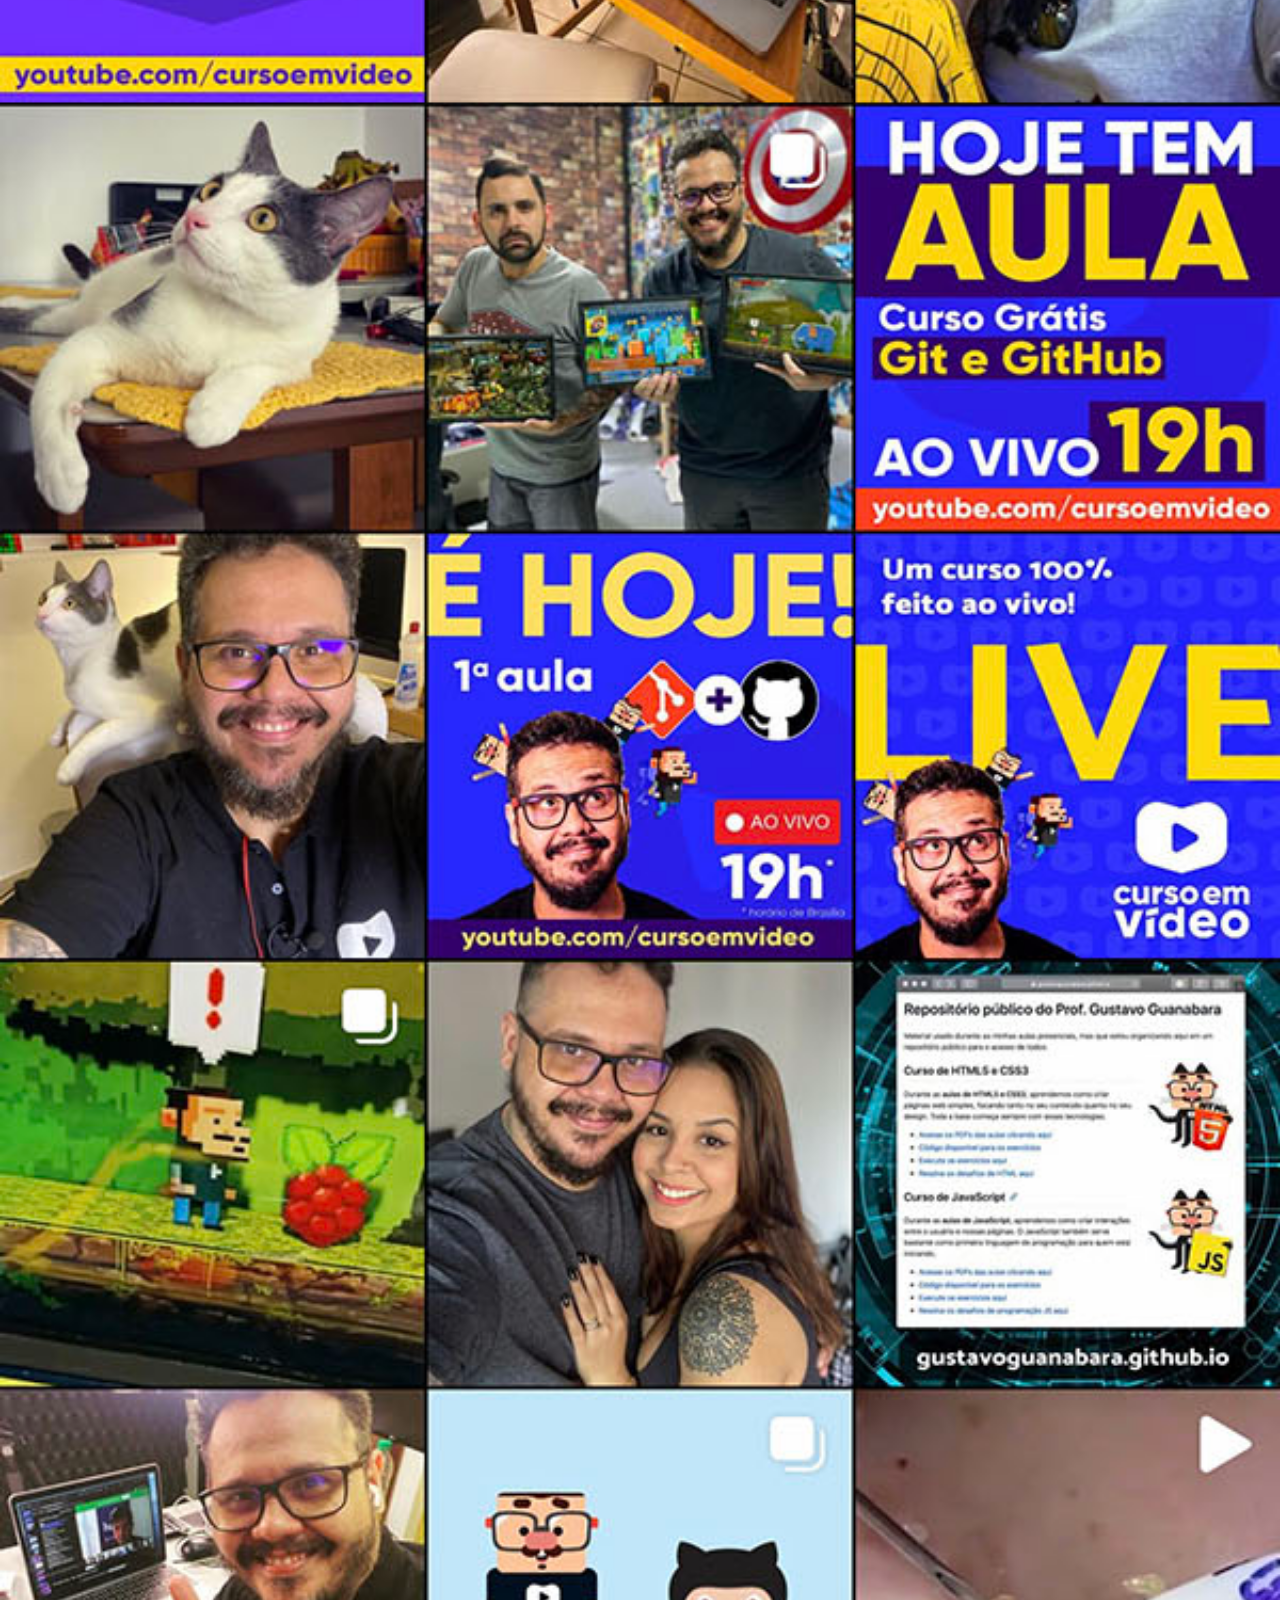
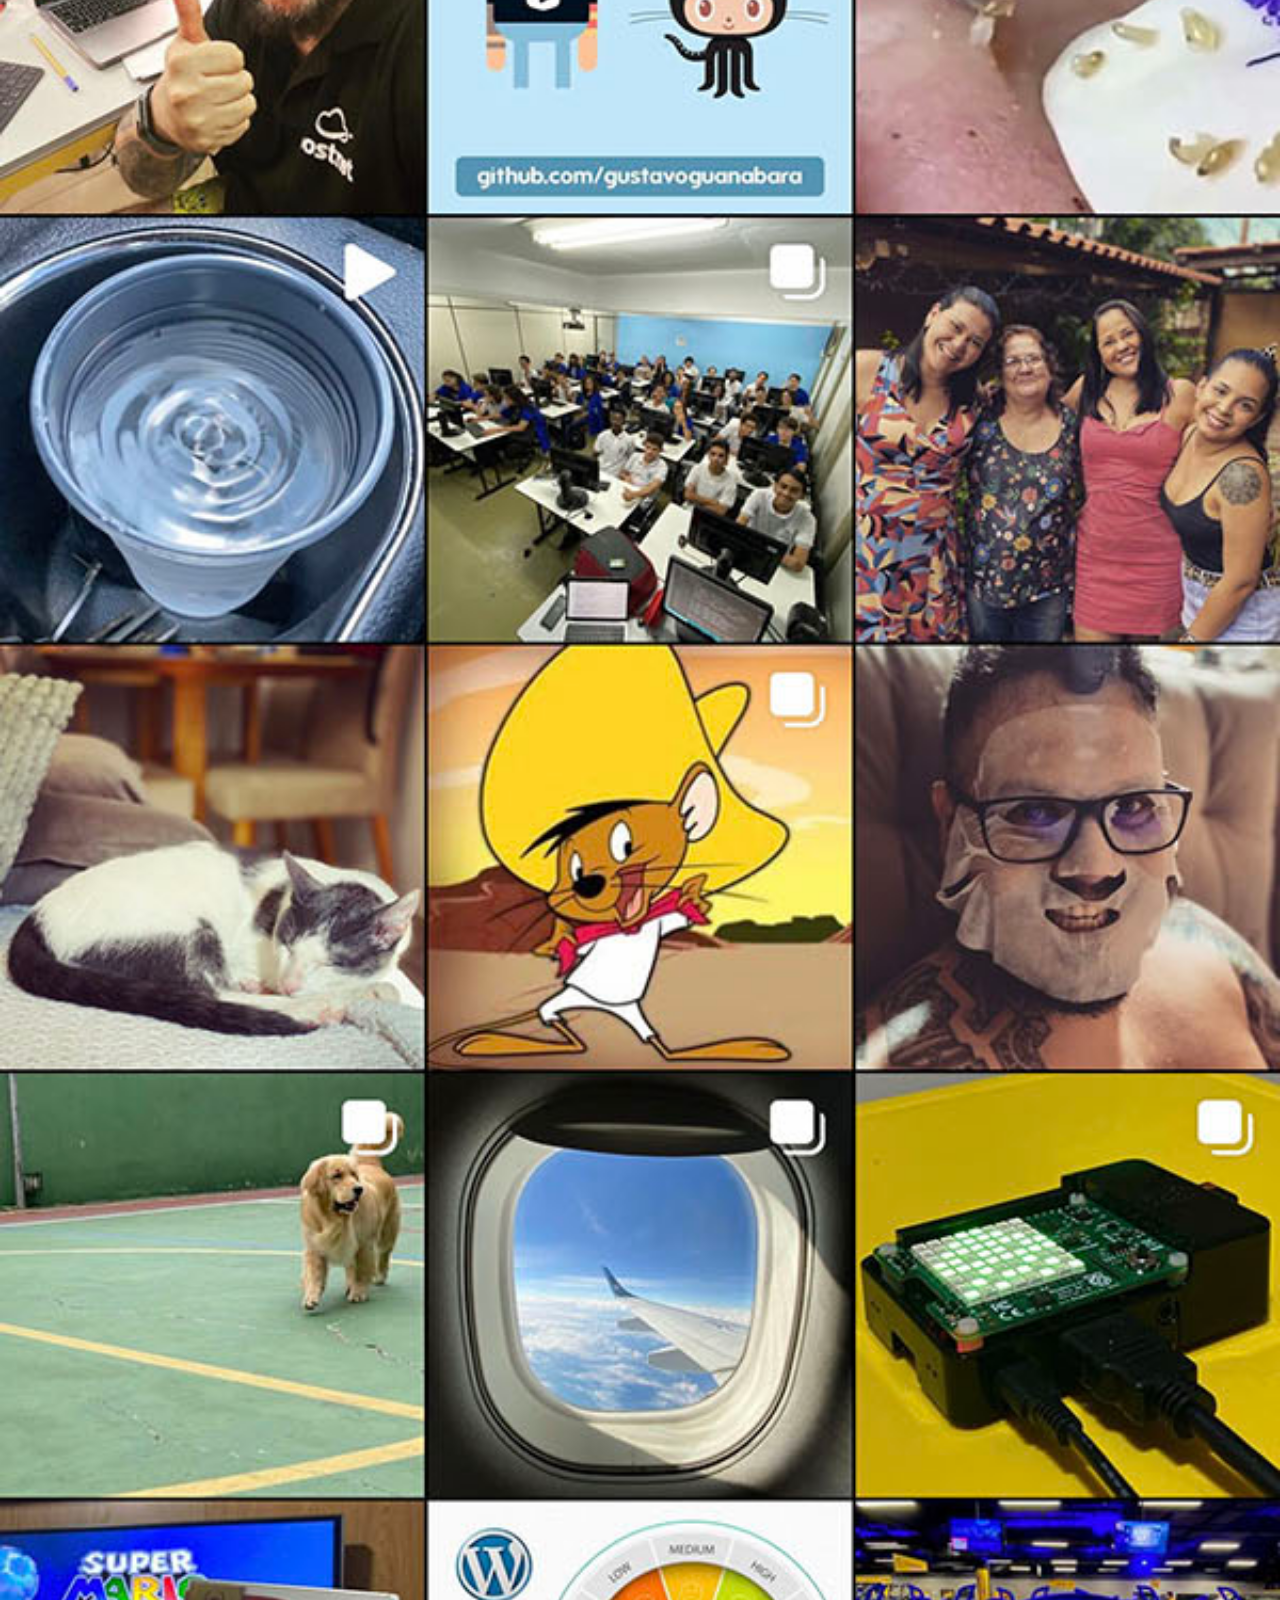
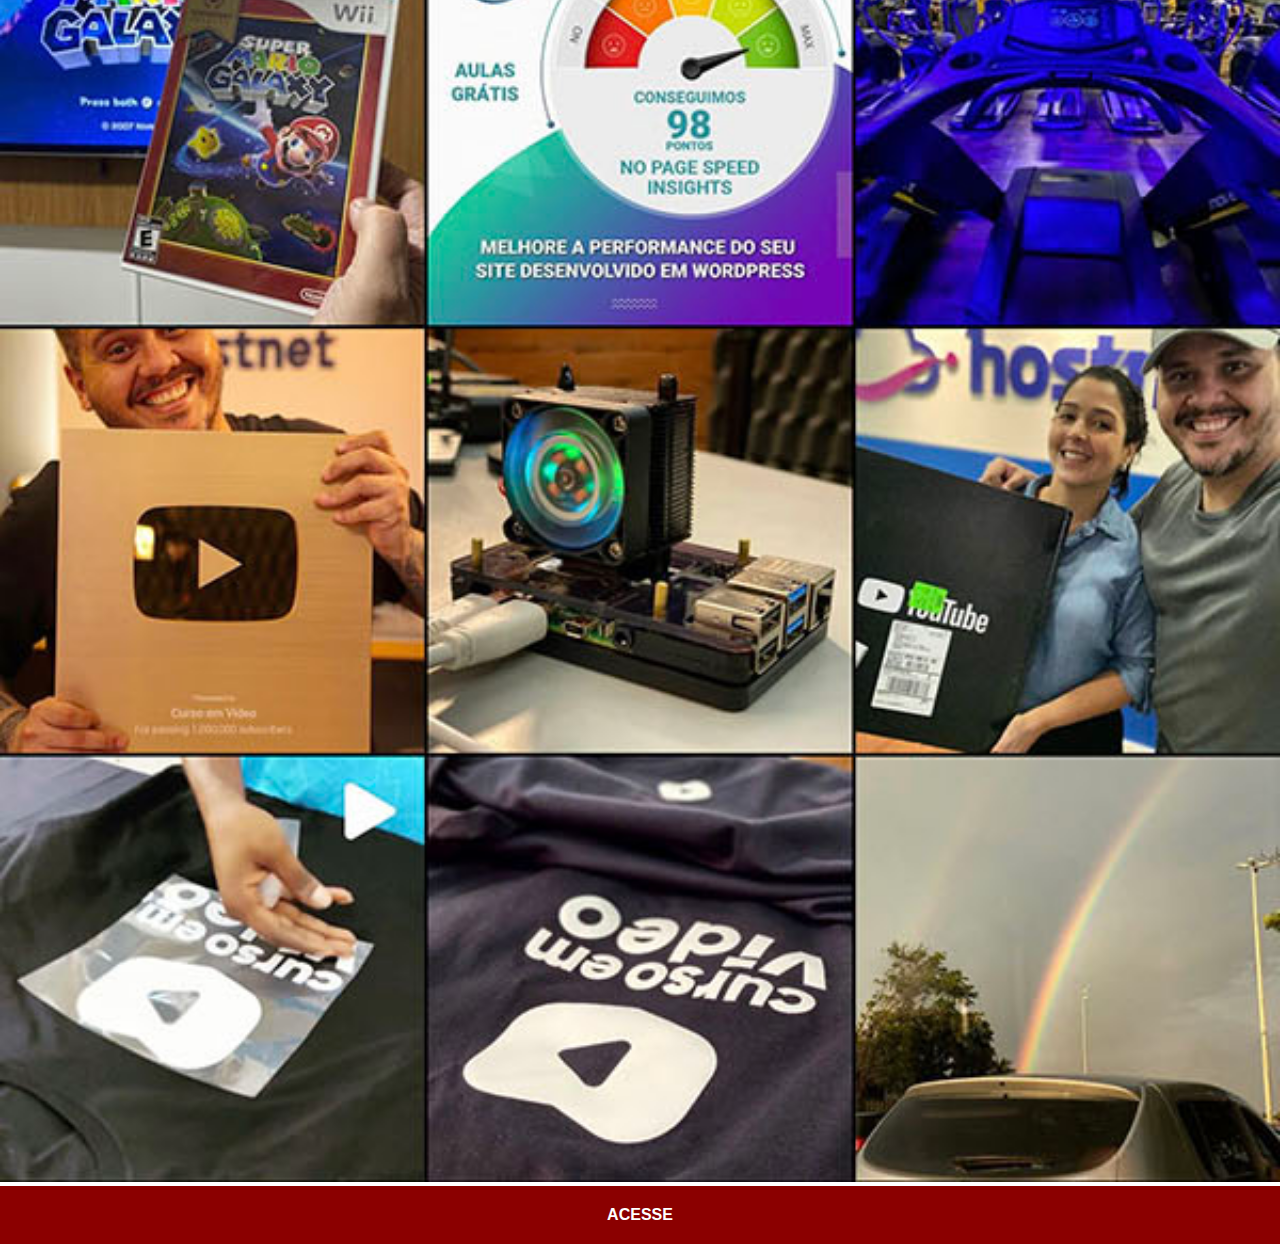
<file: instagram.html>
<!DOCTYPE html>
<html lang="pt-br">
<head>
    <meta charset="UTF-8">
    <meta http-equiv="X-UA-Compatible" content="IE=edge">
    <meta name="viewport" content="width=device-width, initial-scale=1.0">
    <title>Instagram</title>
    <link rel="stylesheet" href="styles/social.css">
</head>
<body>
    <img src="imagens/tela-instagram.jpg" alt="Tela do Instagram">
    <a href="https://www.instagram.com/_robert.franca/" target="_blank">ACESSE</a>
</body>
</html>
</file>
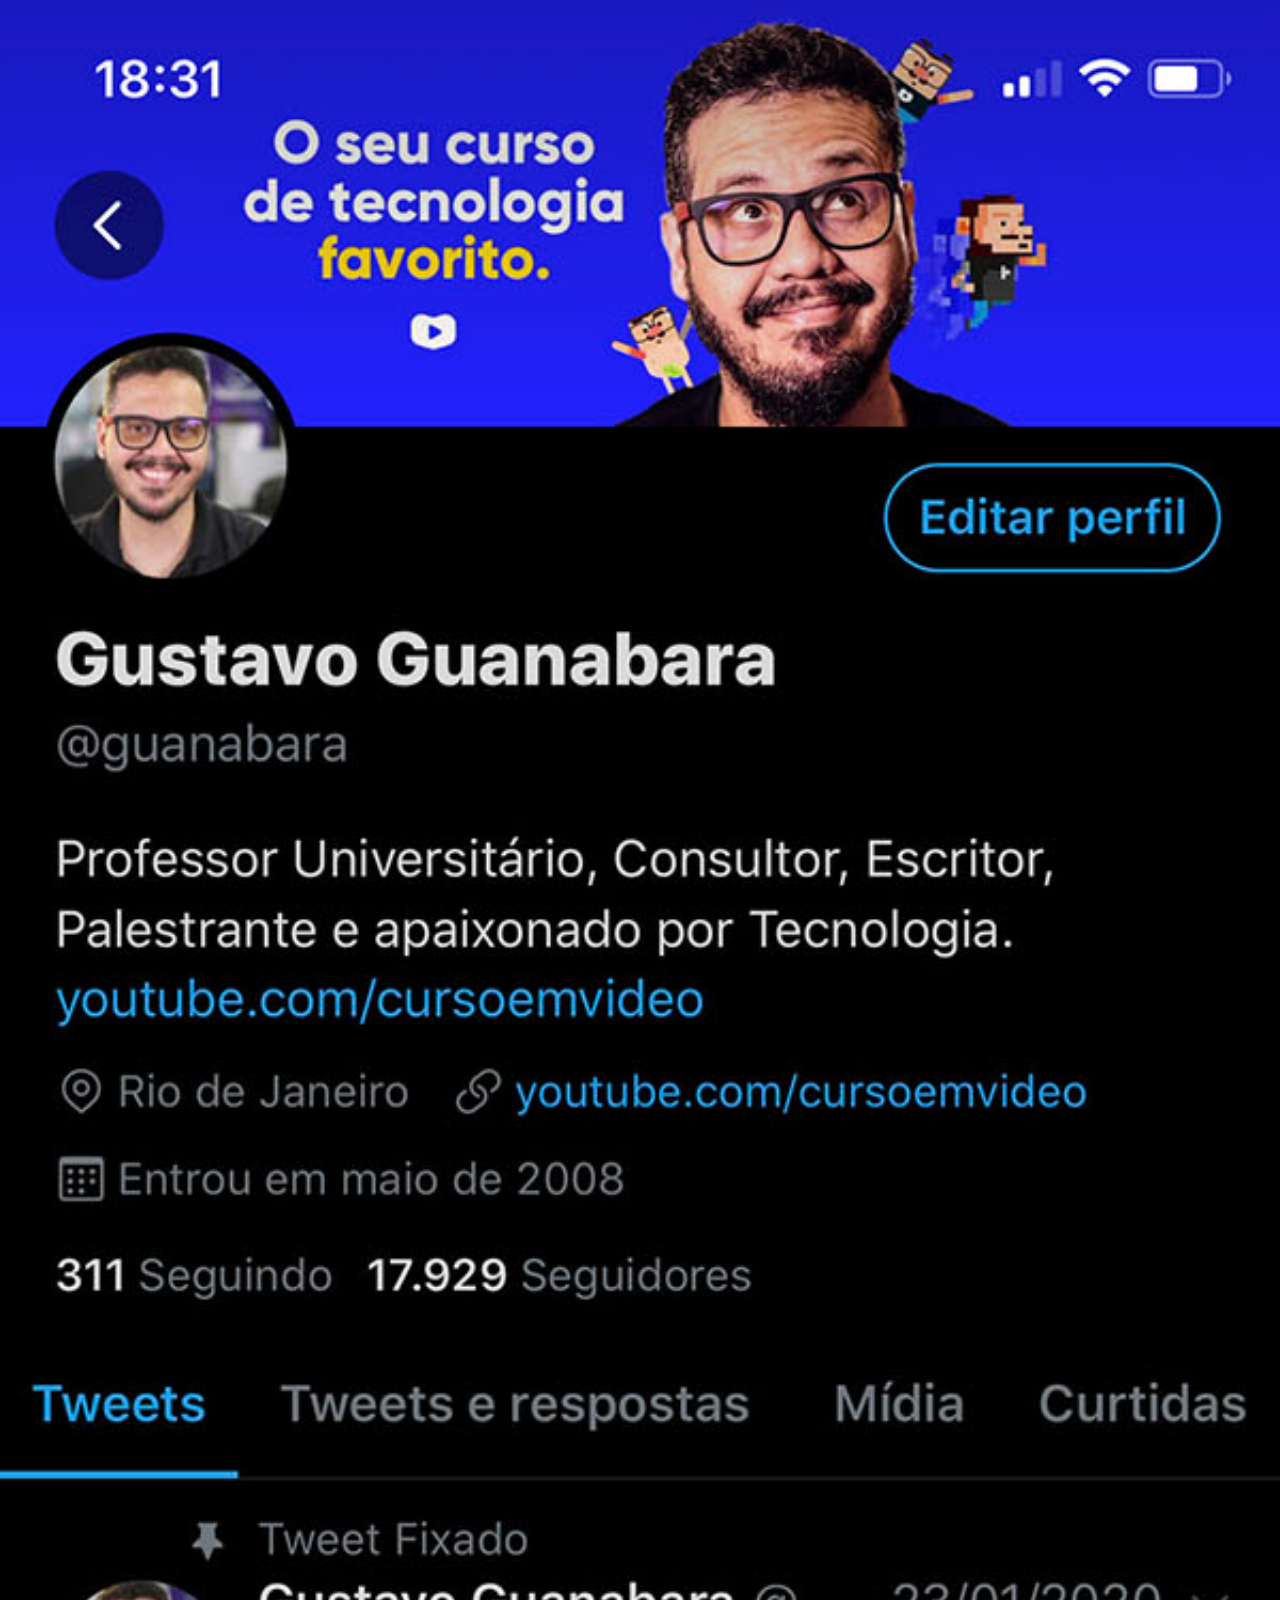
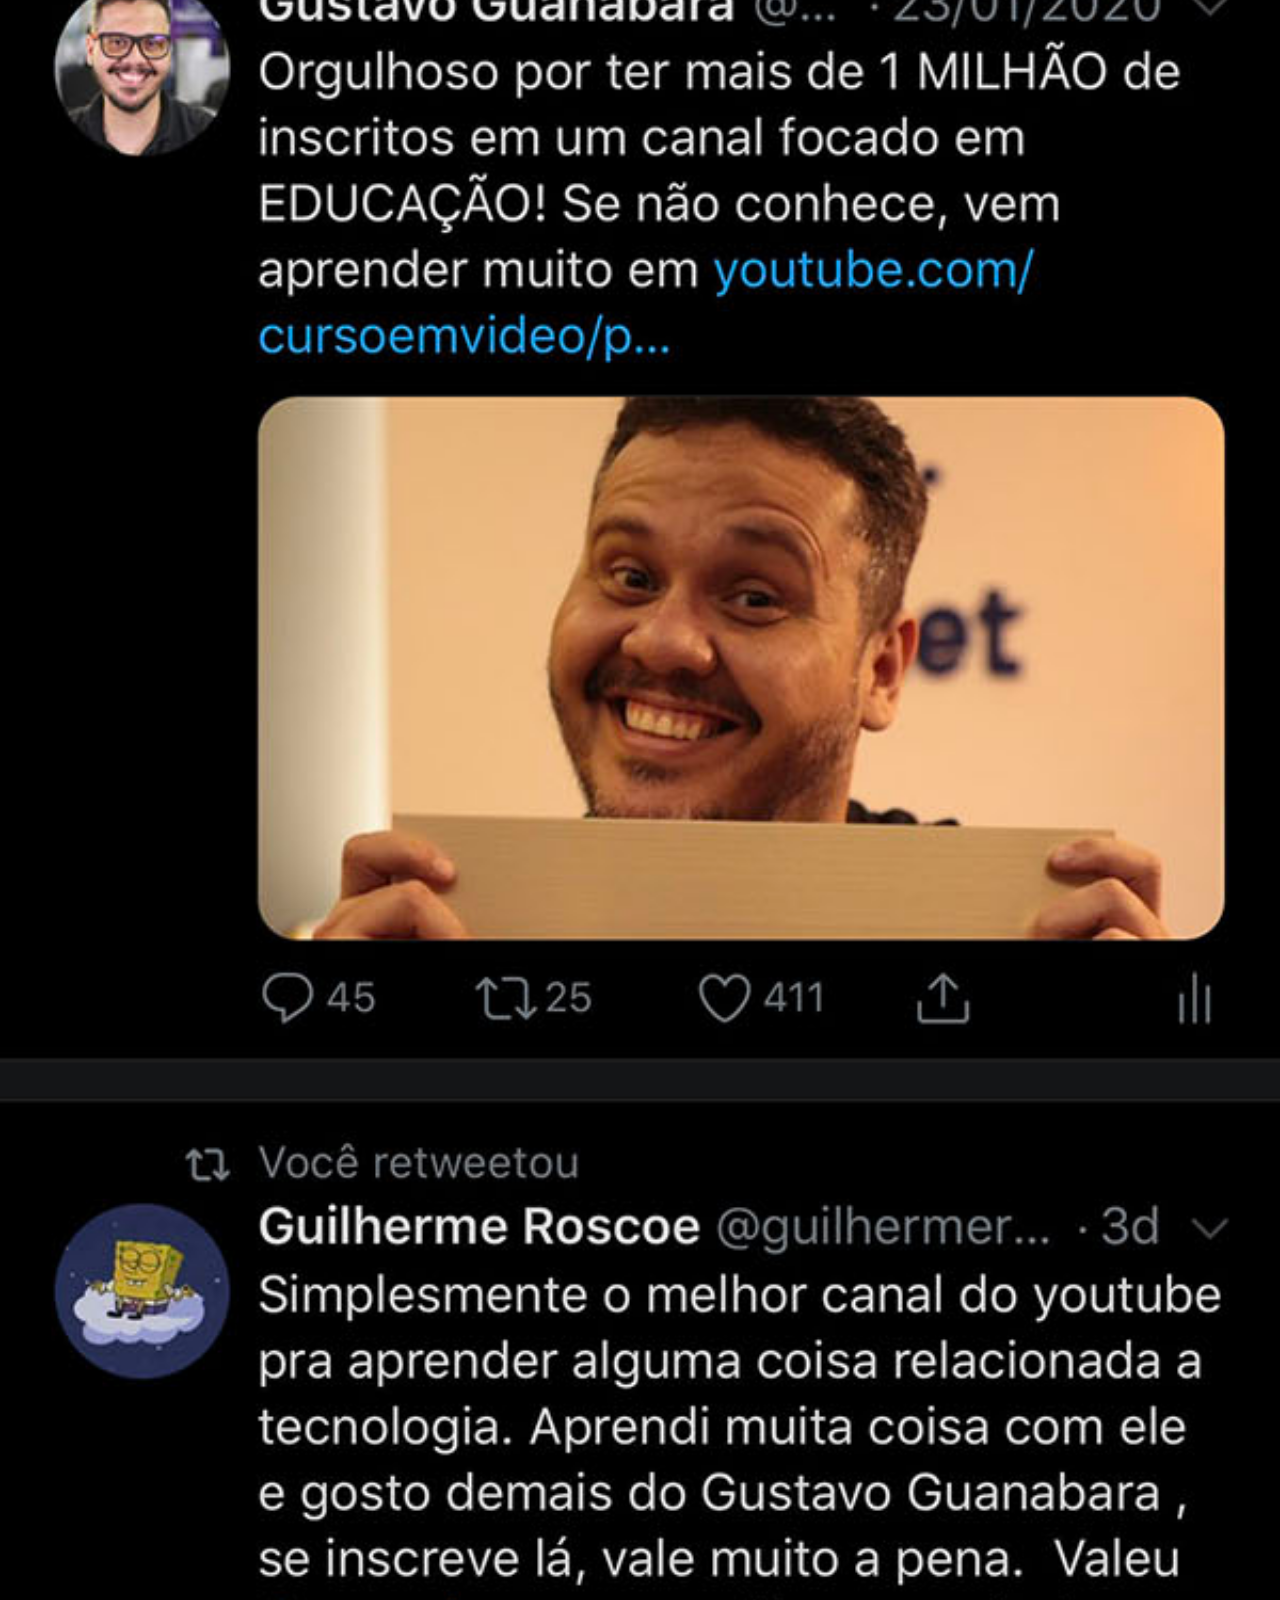
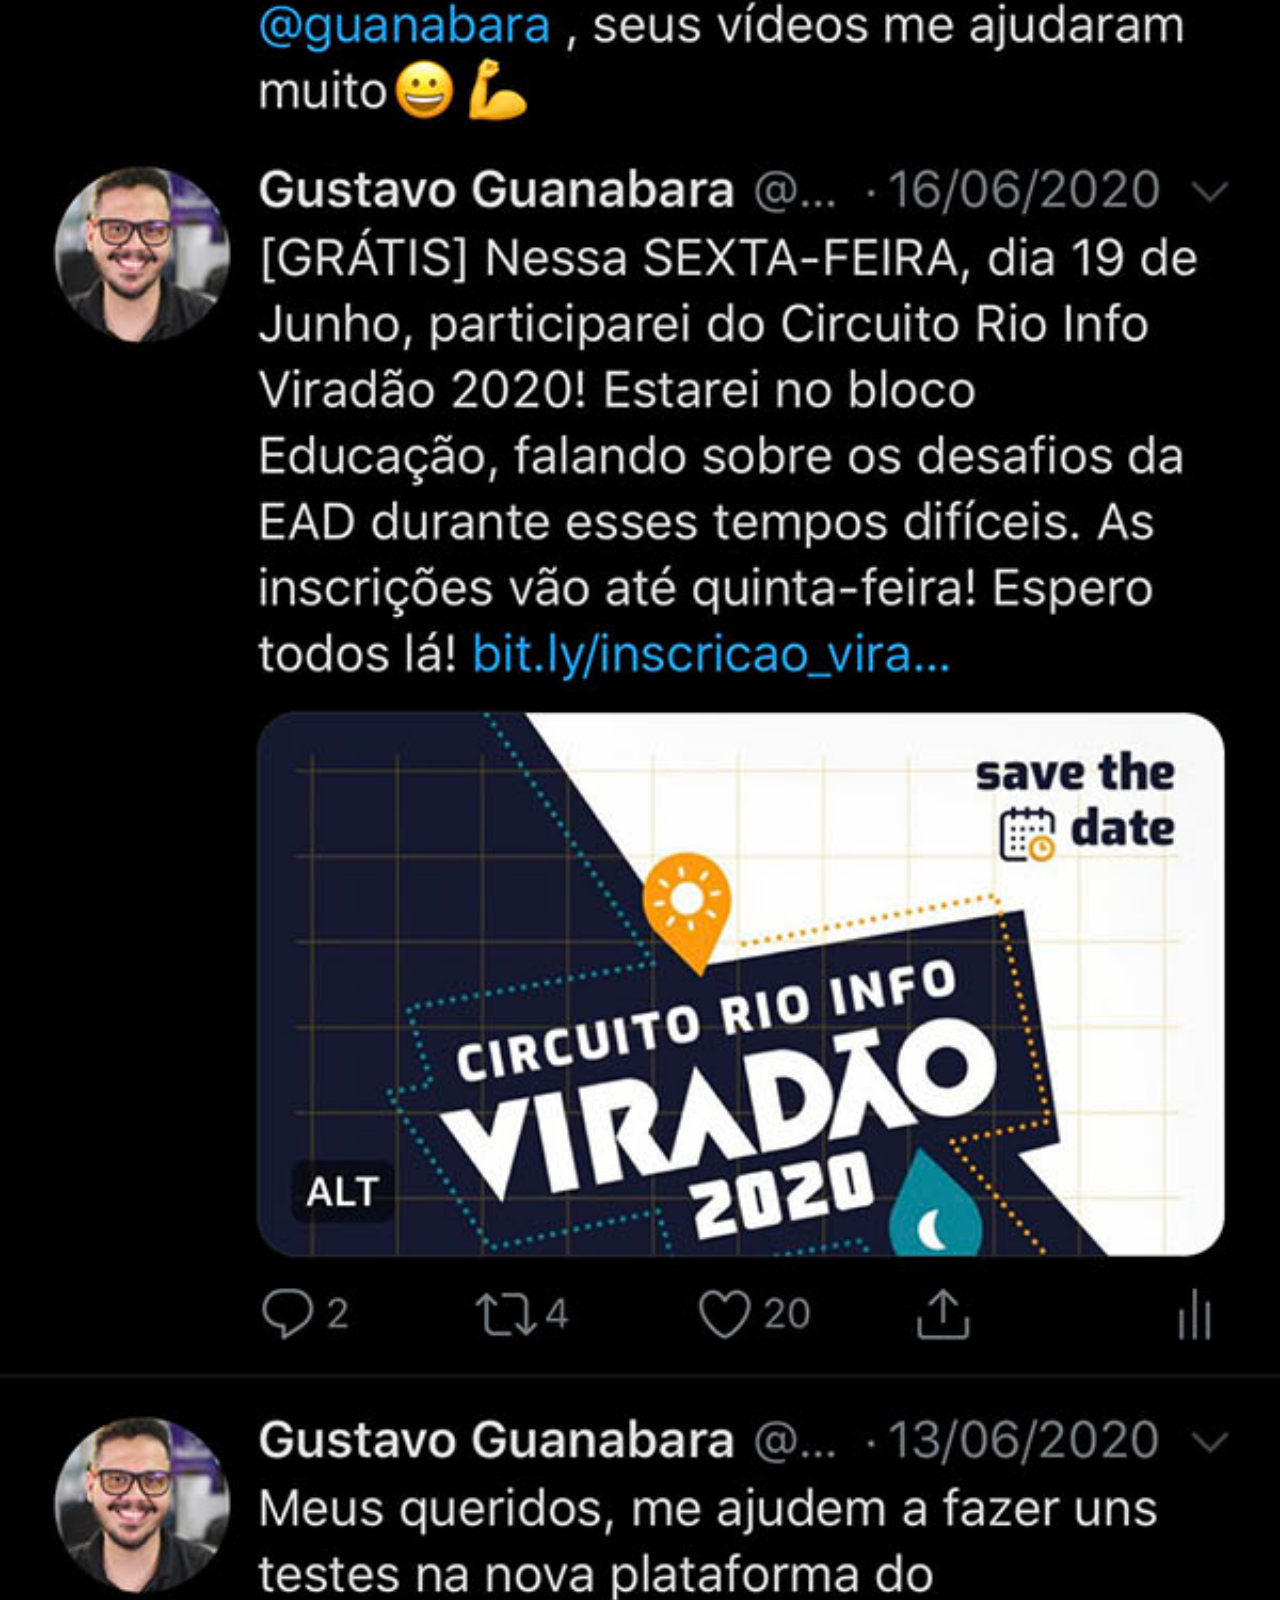
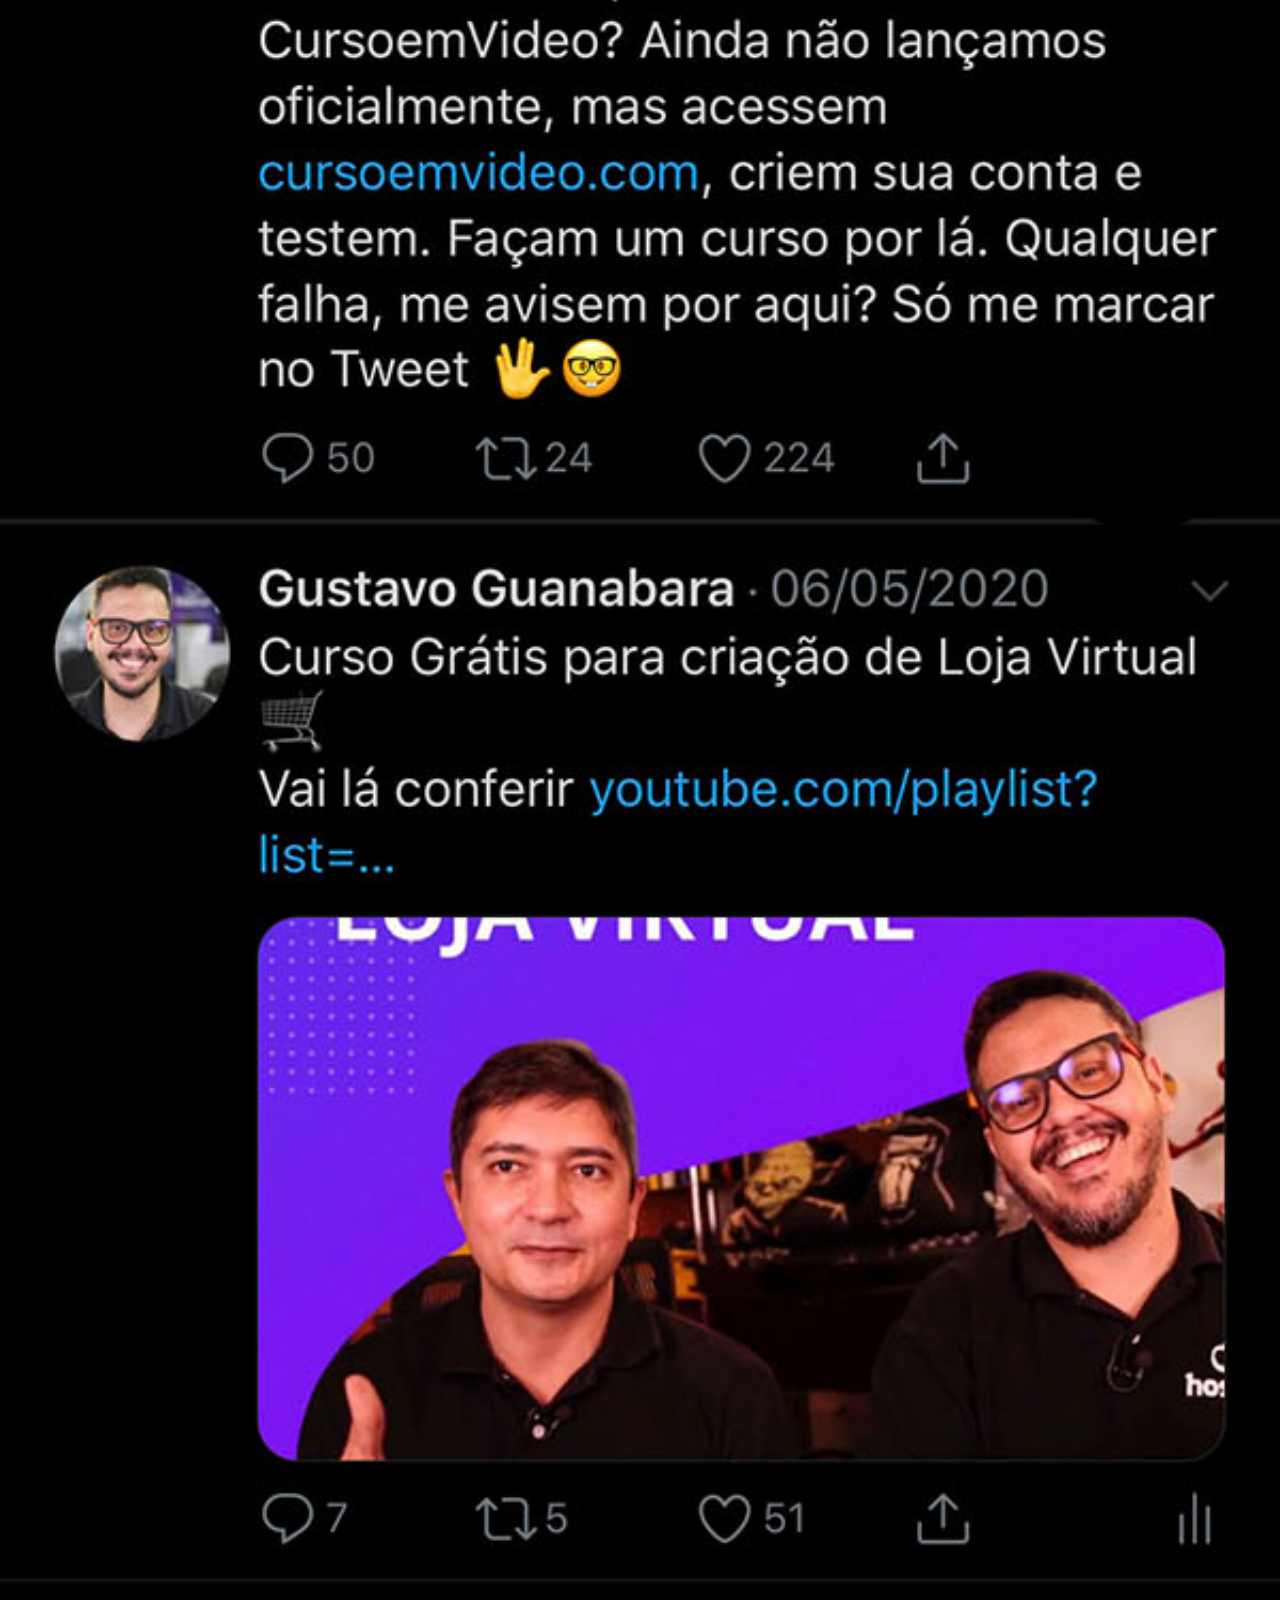
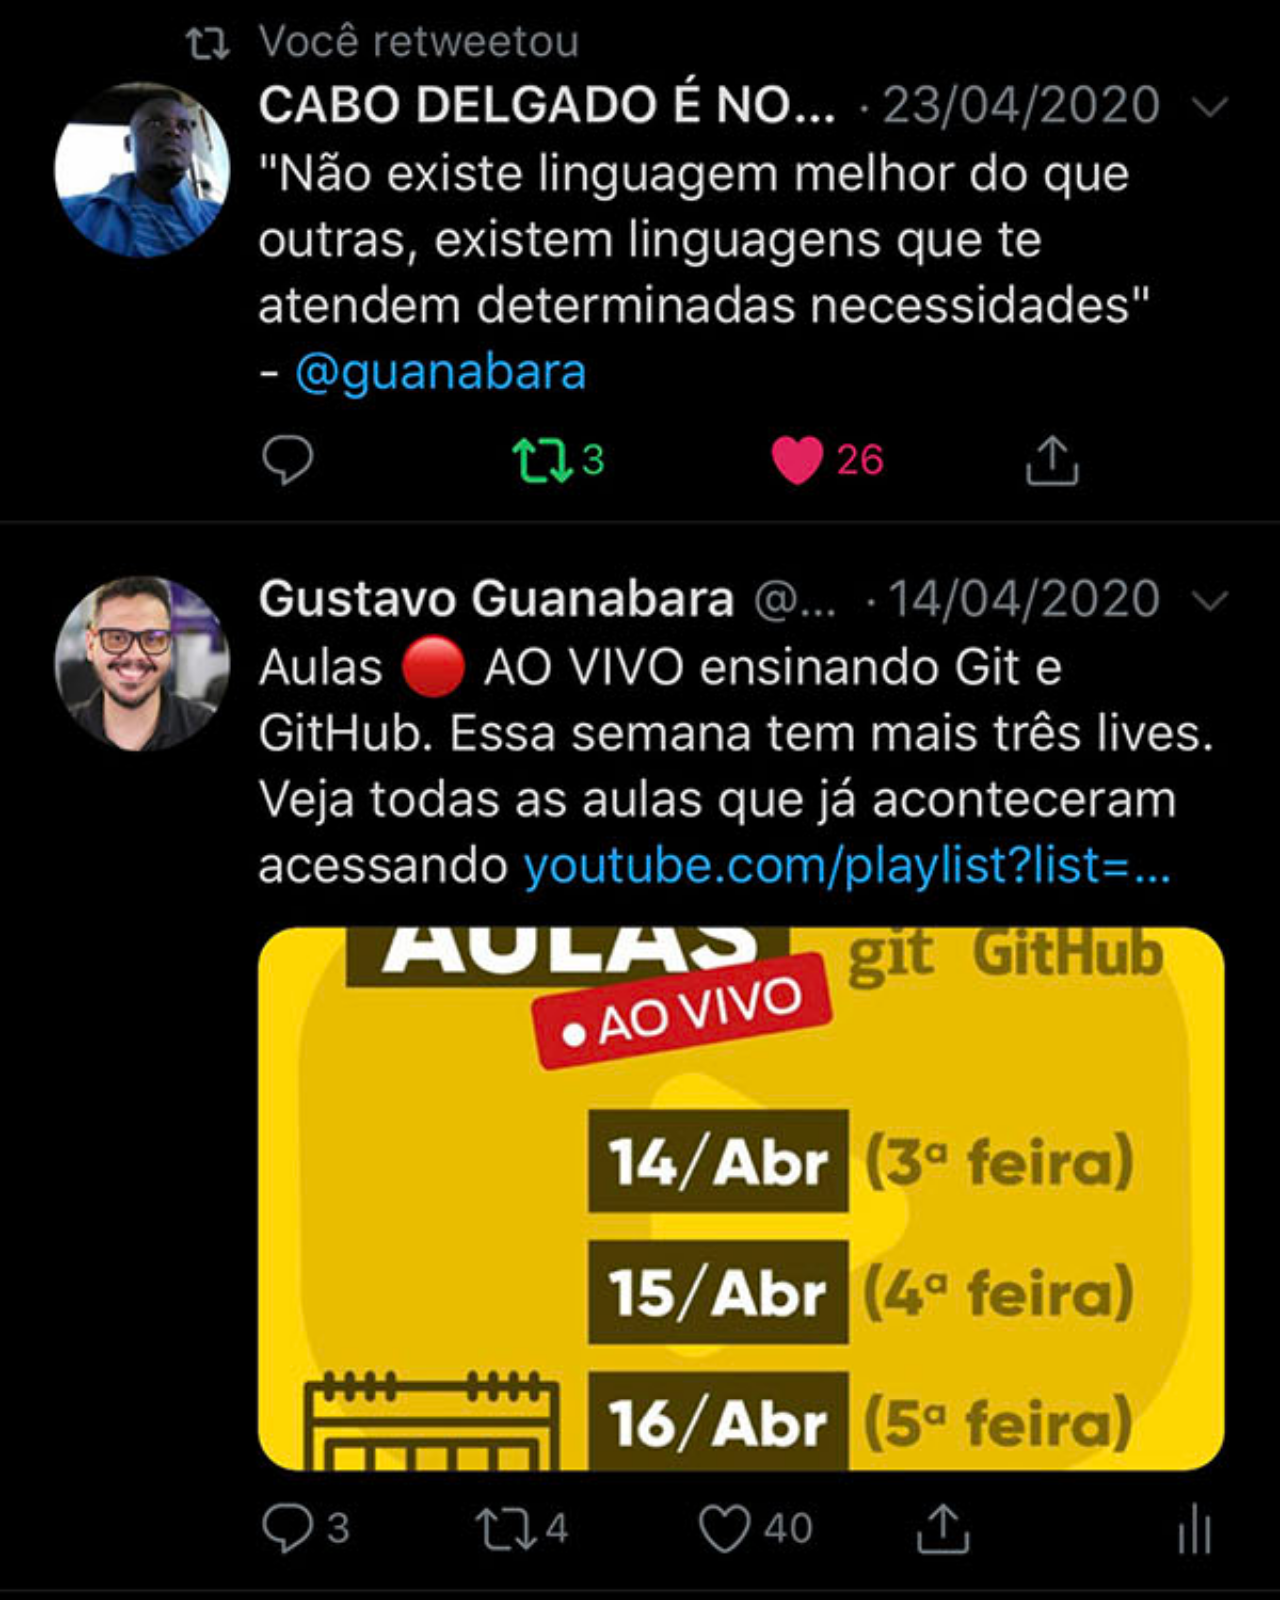
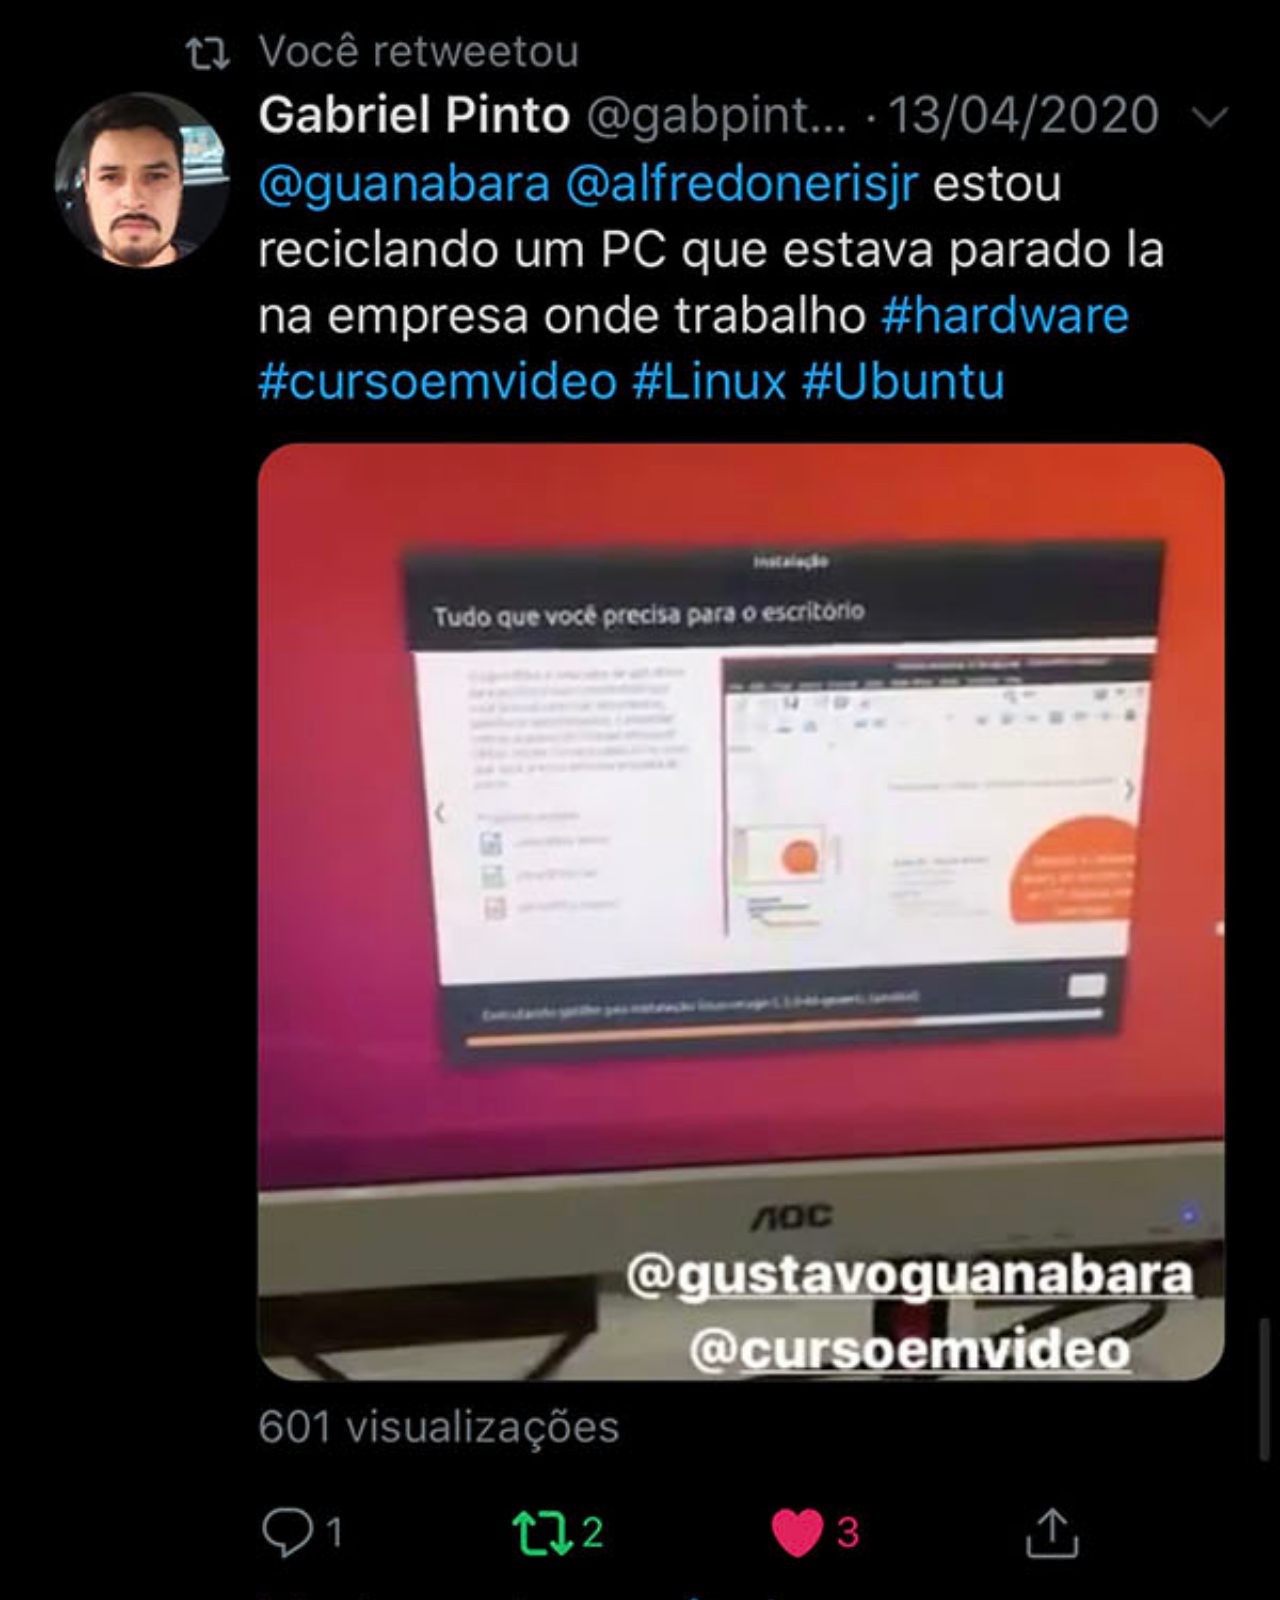
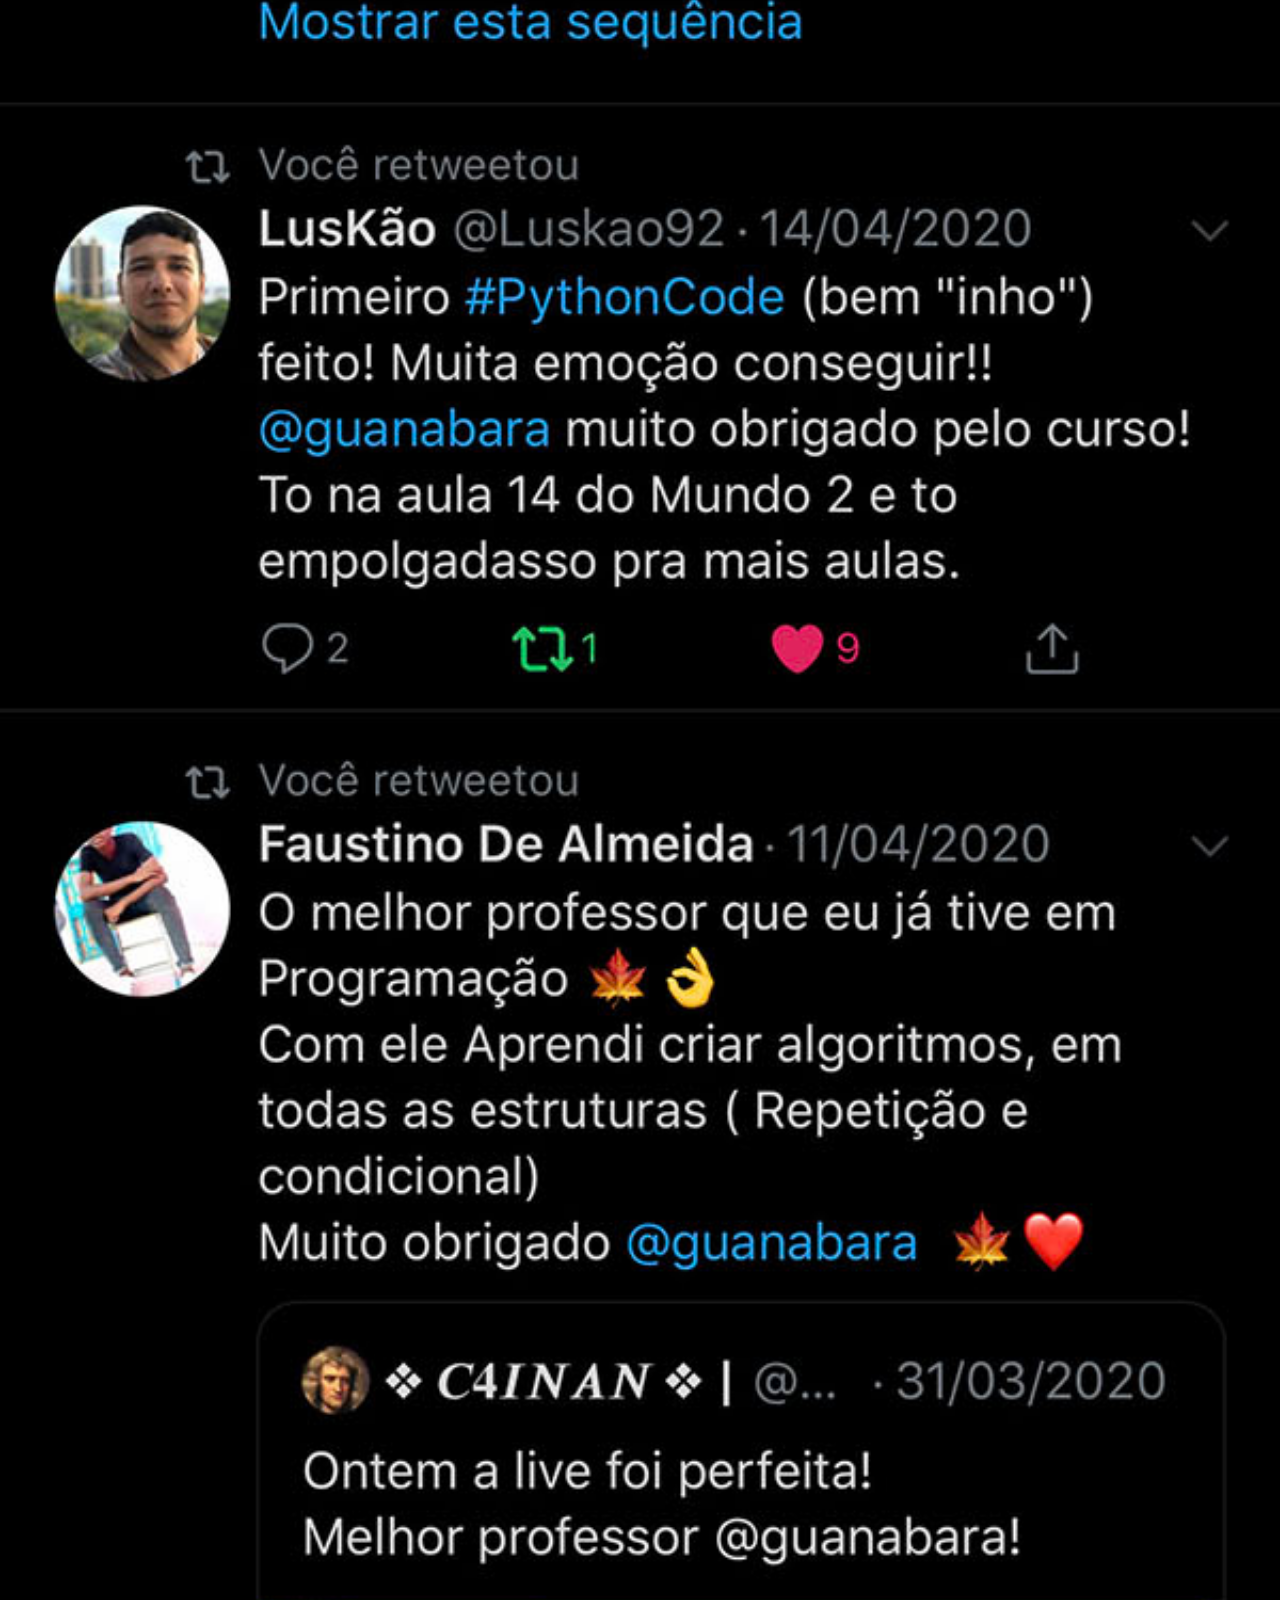
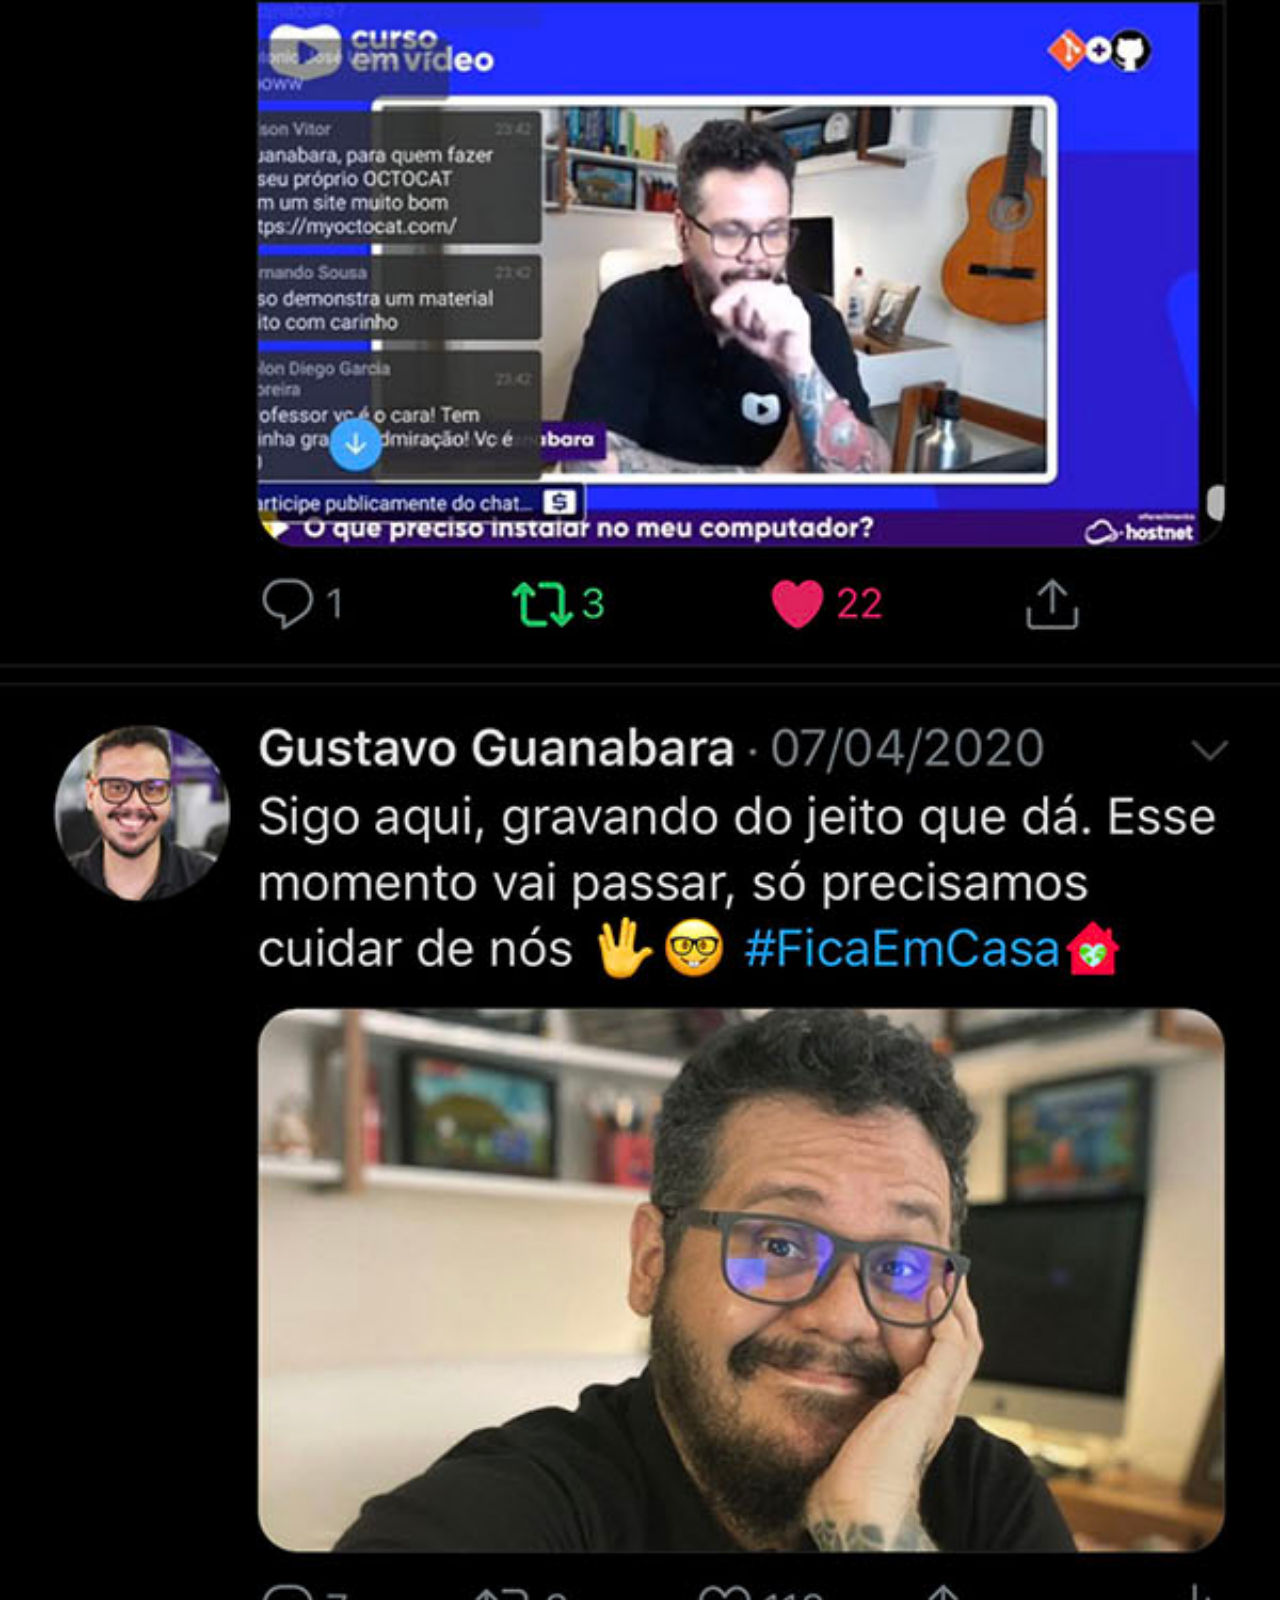
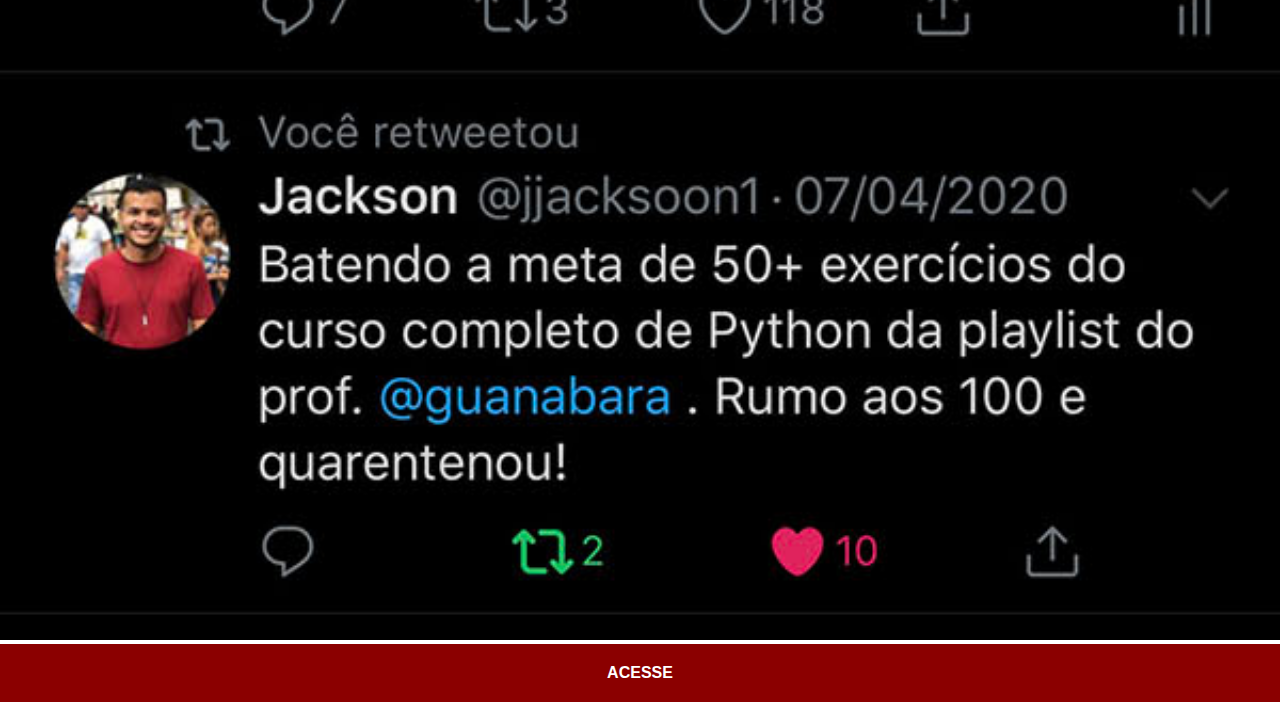
<file: twitter.html>
<!DOCTYPE html>
<html lang="pt-br">
<head>
    <meta charset="UTF-8">
    <meta http-equiv="X-UA-Compatible" content="IE=edge">
    <meta name="viewport" content="width=device-width, initial-scale=1.0">
    <title>Twitter</title>
    <link rel="stylesheet" href="styles/social.css">
</head>
<body>
    <img src="imagens/tela-twitter.jpg" alt="Tela do Twitter">
    <a href="https://twitter.com/home" target="_blank">ACESSE</a>
</body>
</html>
</file>
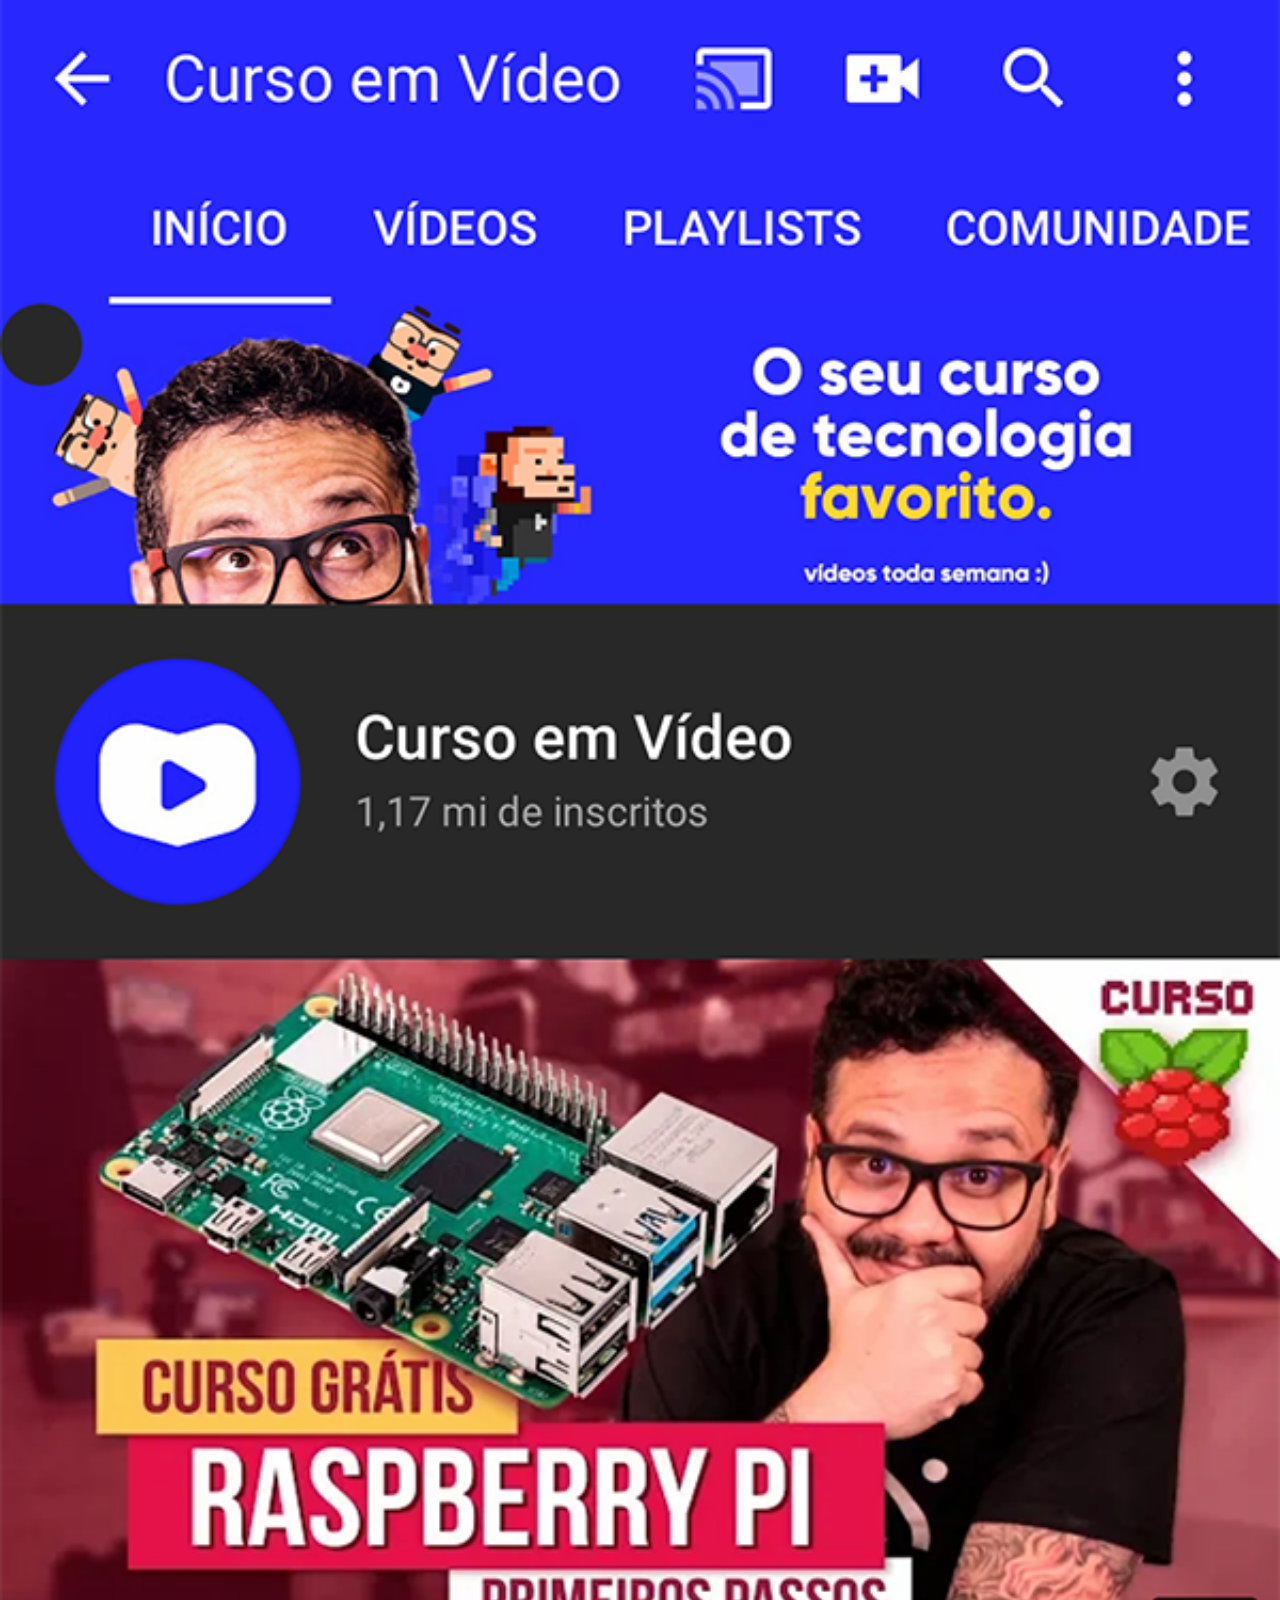
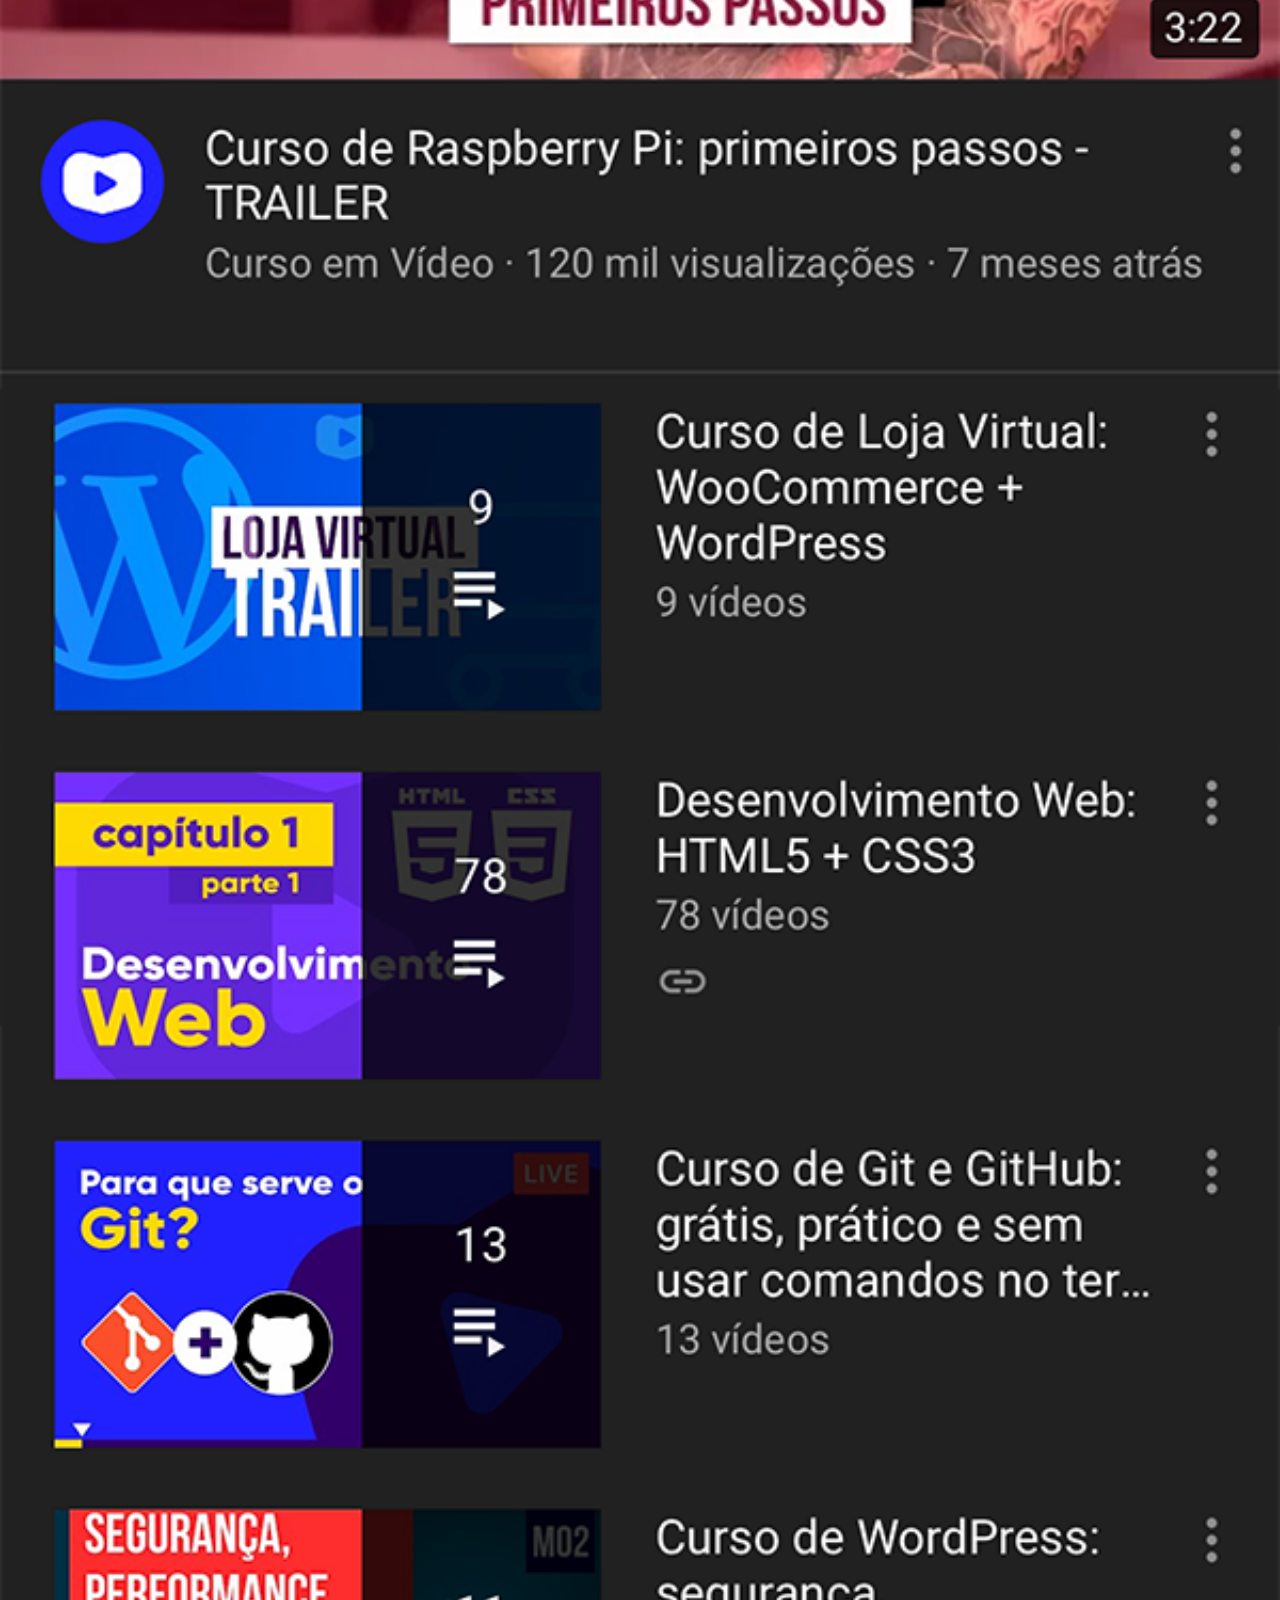
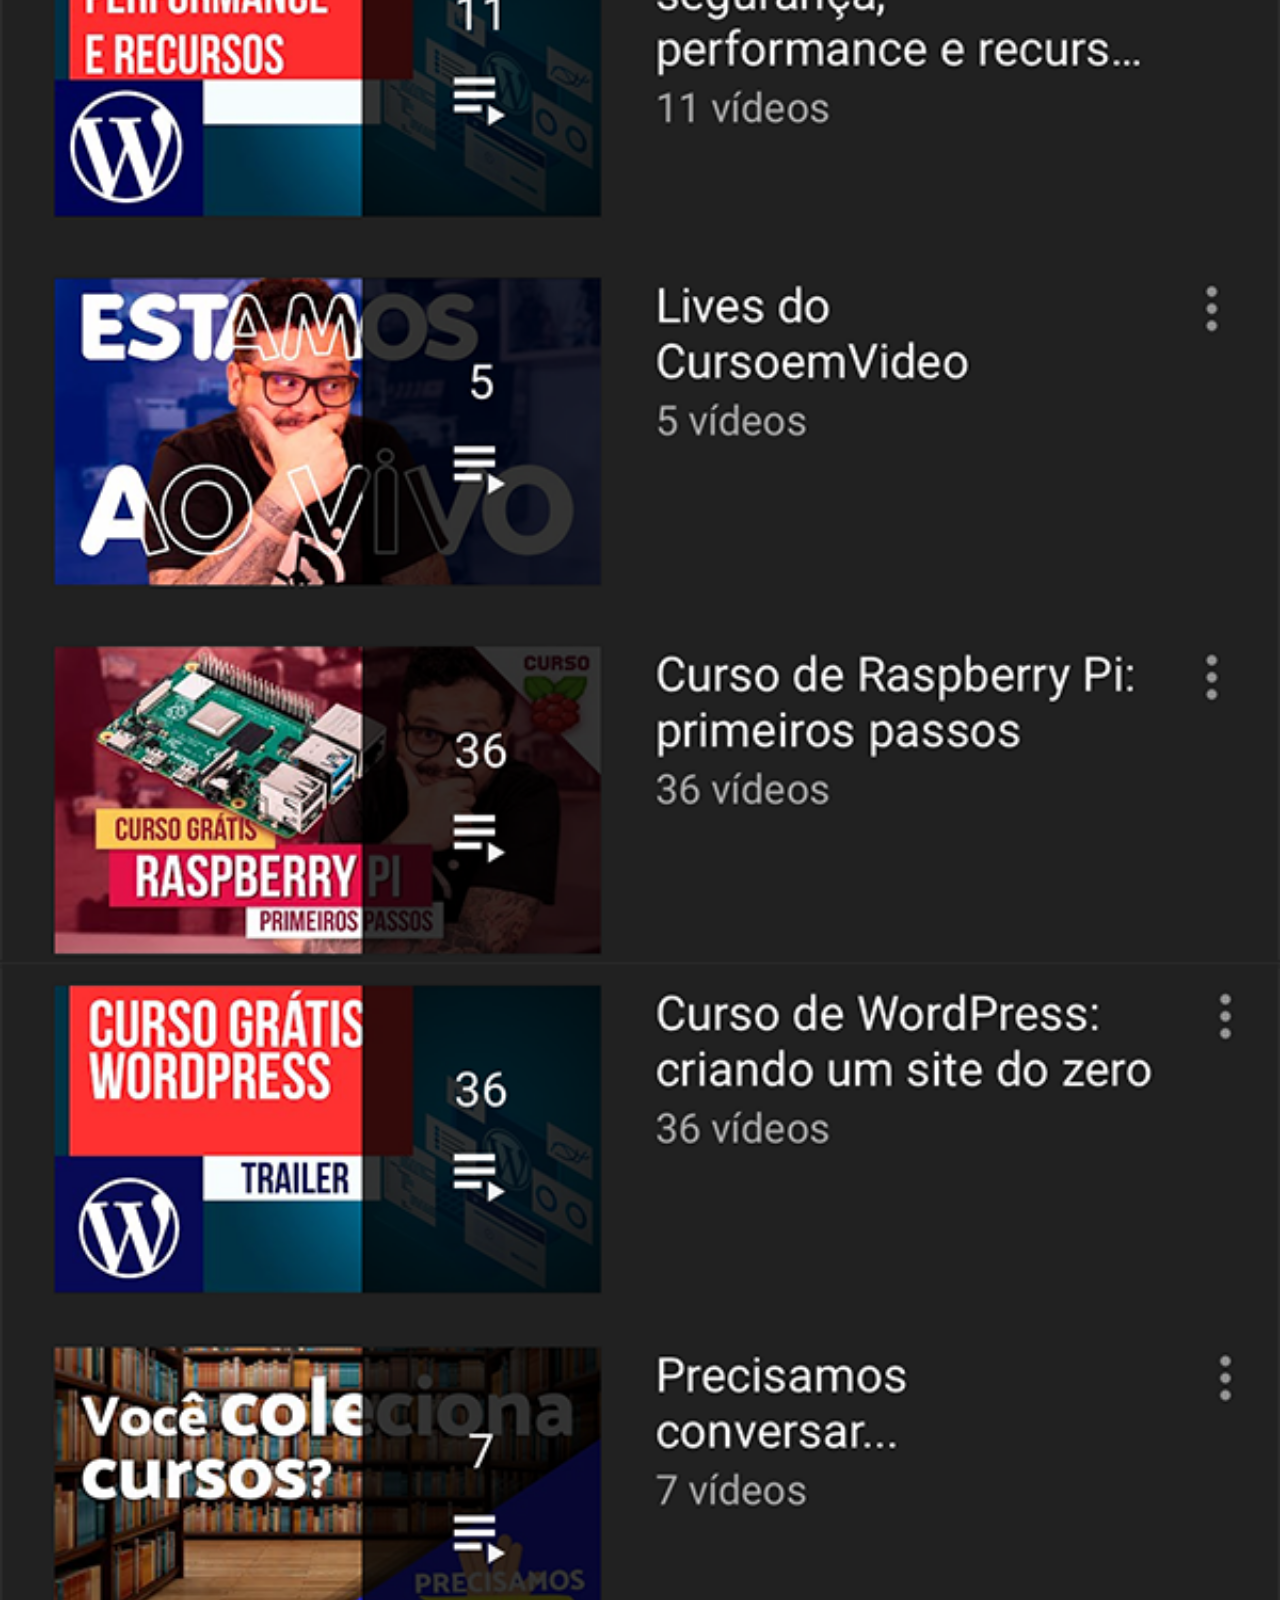
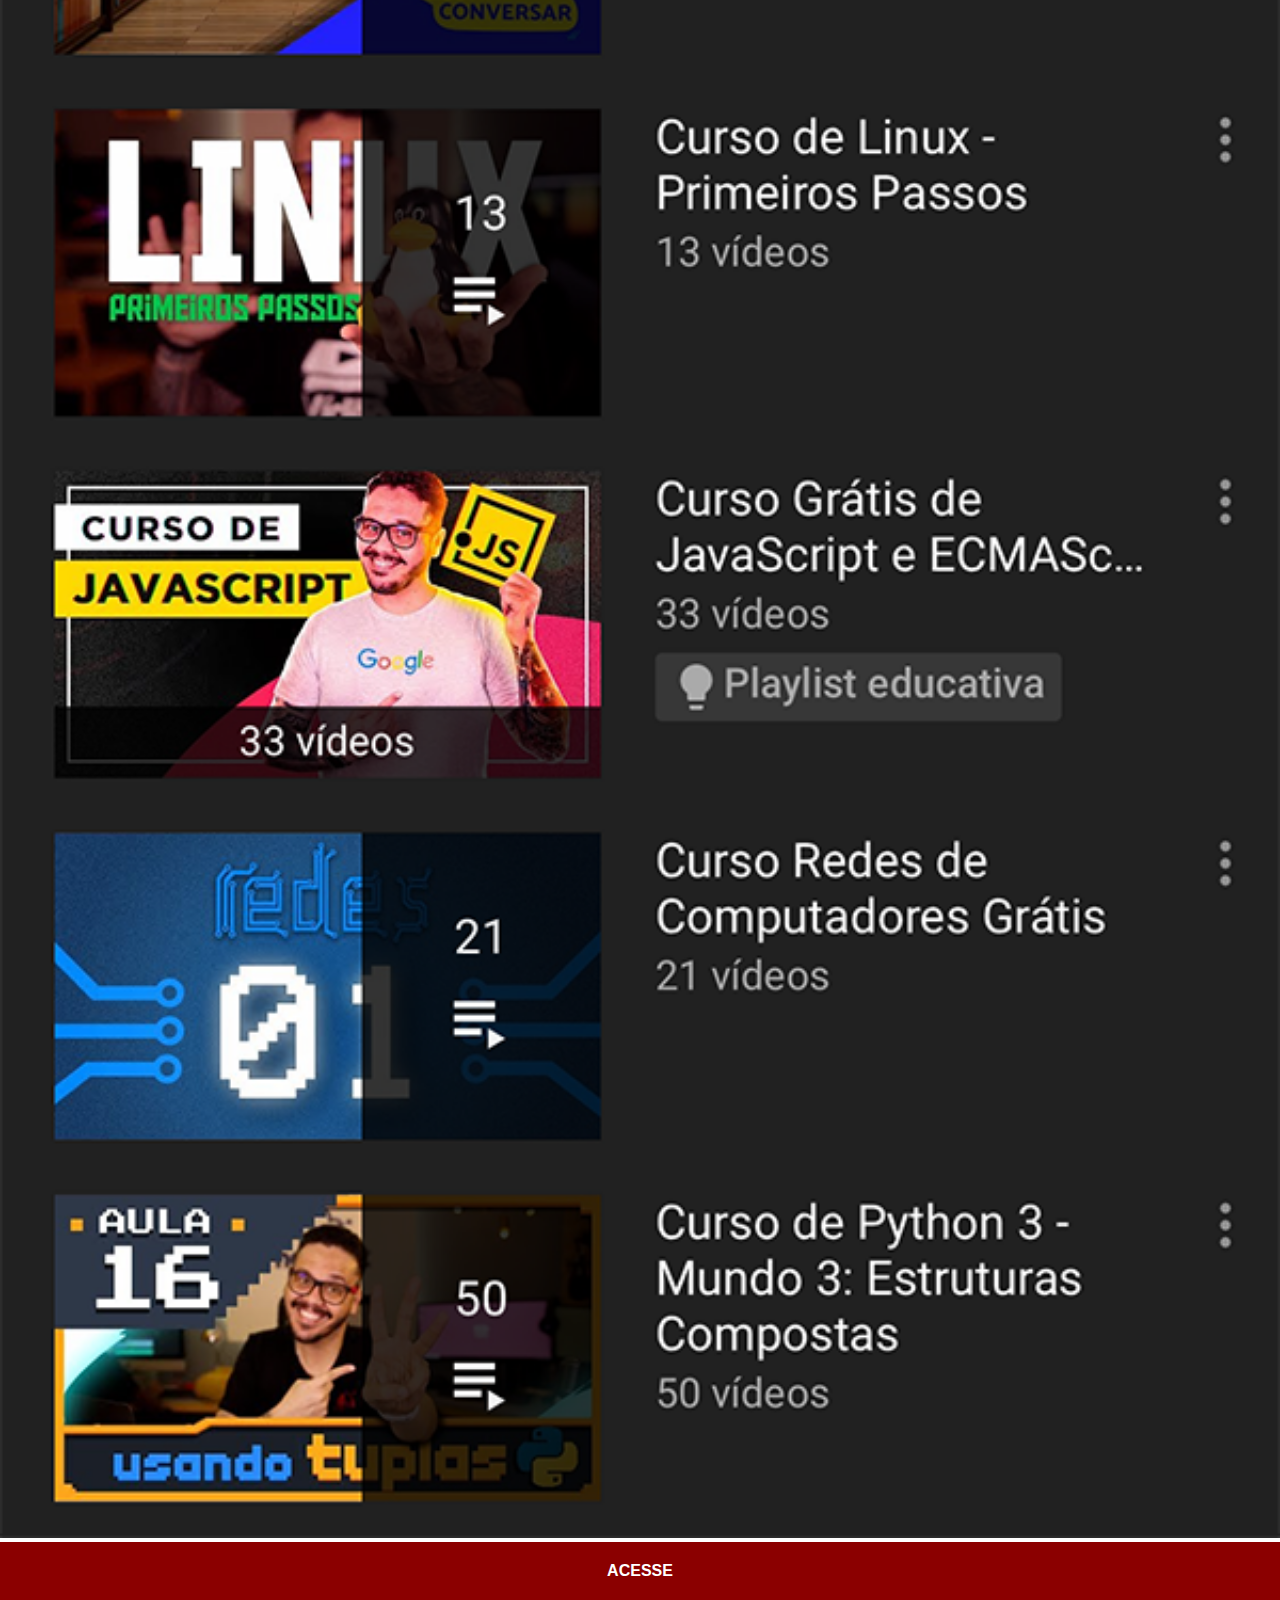
<file: youtube.html>
<!DOCTYPE html>
<html lang="pt-br">
<head>
    <meta charset="UTF-8">
    <meta http-equiv="X-UA-Compatible" content="IE=edge">
    <meta name="viewport" content="width=device-width, initial-scale=1.0">
    <title>YouTube</title>
    <link rel="stylesheet" href="styles/social.css">
</head>
<body>
    <img src="imagens/tela-youtube.png" alt="Tela do YouTube">
    <a href="https://www.youtube.com/watch?v=anypqg9428Y" target="_blank">ACESSE</a>
</body>
</html>
</file>
<file: styles/style.css>
@charset "UTF-8";

* {
    margin: 0px;
    padding: 0px;
    font-family: Arial, Helvetica, sans-serif;
}

html, body {
    height: 100vh;
    width: 100vw;
    background-color: black;
}

body {
    background: url('../imagens/fundo-madeira.jpg') no-repeat top center;
    background-size: cover;
    background-attachment: fixed;
}

main {
    position: relative;
    height: 100vh;
}

section#telefone{
    position: absolute;
    top: 50%;
    left: 50%;
    transform: translate(-50%, -50%);

    height: 627px;
    width: 311px;
    background: url('../imagens/frame-iphone.png') no-repeat;
}

iframe#tela{
    position: relative;
    top: 80px;
    left: 22px;
    width: 267px;
    height: 471px;
}

section#redes-sociais {
    text-align: right;
}

section#redes-sociais > a > img {
    width: 50px;
    margin: 10px;
    border-radius: 50%;
    box-shadow: 2px 2px 5px rgba(0, 0, 0, 0.400);
    box-sizing: border-box;
}

section#redes-sociais img:hover {
    border: 2px solid rgba(255, 255, 255, 0.608);
    transform: translate(-10px, -3px);
    box-shadow: 5px 5px 10px rgba(0, 0, 0, 0.6);
    transition: transform .5s, border .3s;
}
</file>
<file: styles/social.css>
*{
    margin: 0px;
    padding: 0px;
    font-family: Arial, Helvetica, sans-serif;
}

::-webkit-scrollbar {
    width: 0px;
    height: 0px;
}

img{
    width: 100vw;
}

a {
    display: block;
    background-color: darkred;
    padding: 20px;
    text-align: center;
    font-weight: bolder;
    text-decoration: none;
    color: #fff;
}

a:hover {
    background-color: red;
    transition: background-color .5s;
}
</file>
